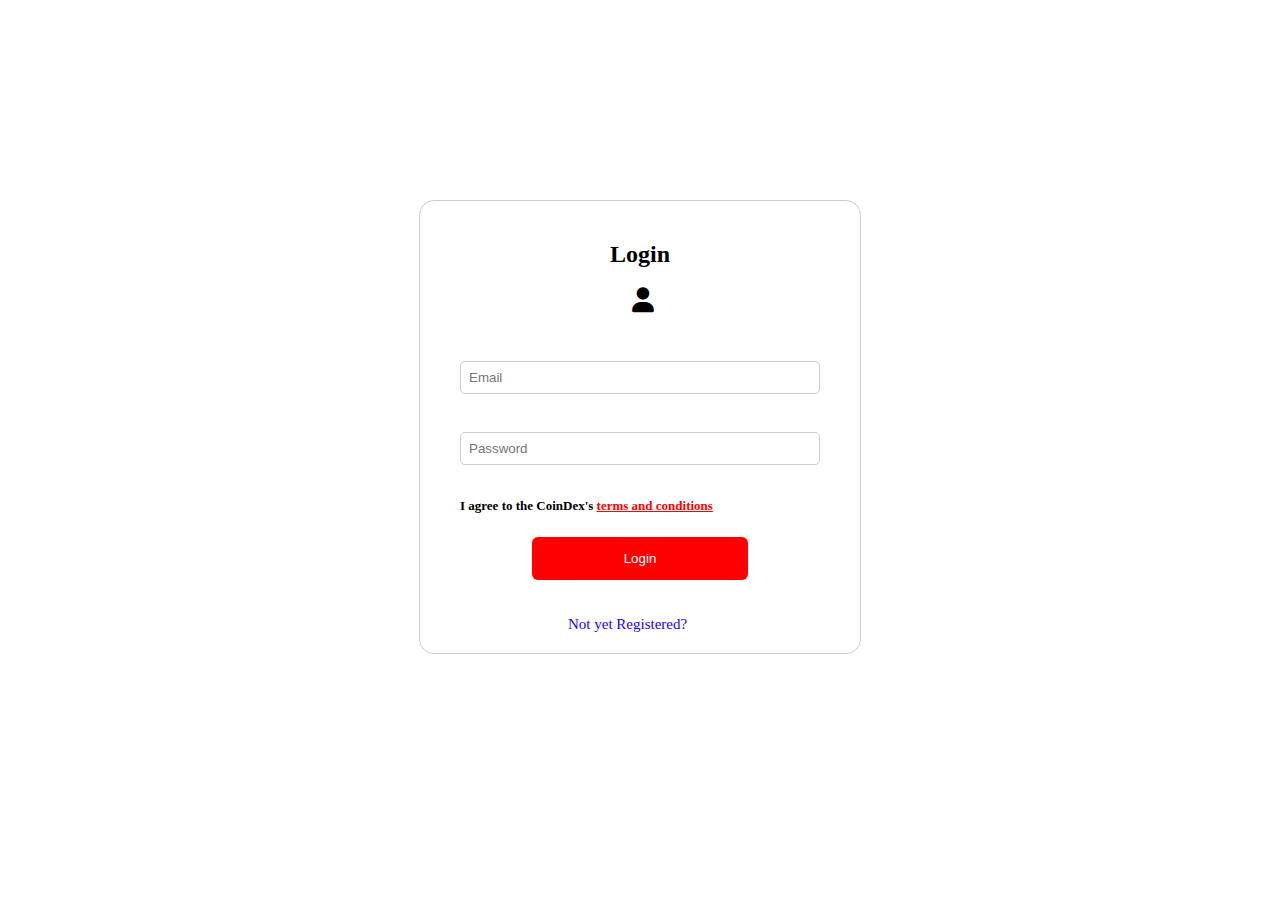
<file: index.html>
<!DOCTYPE html>
<html lang="en">
<head>
    <meta charset="UTF-8">
    <meta http-equiv="X-UA-Compatible" content="IE=edge">
    <meta name="viewport" content="width=device-width, initial-scale=1.0">
    <link href="https://fonts.googleapis.com/css2?family=Poppins:wght@300;400;500;600&display=swap" rel="stylesheet">
    <link rel="stylesheet" href="https://cdnjs.cloudflare.com/ajax/libs/font-awesome/6.2.0/css/all.min.css">
    <link rel="icon" href="https://img.icons8.com/external-black-fill-lafs/64/null/external-Bitcoin-cryptocurrency-black-fill-lafs.png">
    <link rel="stylesheet" href="./style2.css">
    <title>Login</title>
</head>
<body>
    <div>
        <h2 style="text-align: center;">Login</h2>
        <i class="fa fa-user icon" style="width: 30px; height:30px; font-size: 25px; margin-left: 48%;"></i>
        <form id="login-form">
            <label for="email"></label><br>
            <input type="email" id="email" name="email" placeholder="Email"><br>
            <label for="password"></label><br>
            <input type="password" id="password" name="password" placeholder="Password"><br><br>
            <label for="terms-and-conditions" style="font-size: 13px">I agree to the CoinDex's <u style="color:red; cursor:pointer" onclick="openTerms()"> terms and conditions</u></label><br>
            <button type="submit">Login</button>
          </form>
         <a href="signup.html">Not yet Registered?</a></span>
          </div>
    <script>
        function login() {
  var email = document.getElementById("email").value;
  var password = document.getElementById("password").value;
  // var terms = document.getElementById("terms-and-conditions").checked;
  
  if (!email) {
  alert("Please enter your email.");
  } else if (!password) {
  alert("Please enter your password.");
  } else {
  fetch("https://6350def1dfe45bbd55b0519a.mockapi.io/CoinDex")
  .then(function(response) {
  return response.json();
  })
  .then(function(users) {
  var emailExists = false;
  var correctPassword = false;
  
      for (var i = 0; i < users.length; i++) {
        if (users[i].email == email) {
          emailExists = true;
          if (users[i].password == password) {
            correctPassword = true;
            break;
          }
        }
      }
  
      if (!emailExists) {
        alert("Email not registered.");
      } else if (!correctPassword) {
        alert("Incorrect password.");
      } else {
        // alert("Successfully logged in!");
        window.location.href = "home.html";
      }
    });
  }
  }
  
  document.getElementById("login-form").addEventListener("submit", function(e) {
  e.preventDefault();
  login();
  });



  function openTerms() {
    window.open("terms.pdf");
  }
    </script>
</body>
</html>
</file>
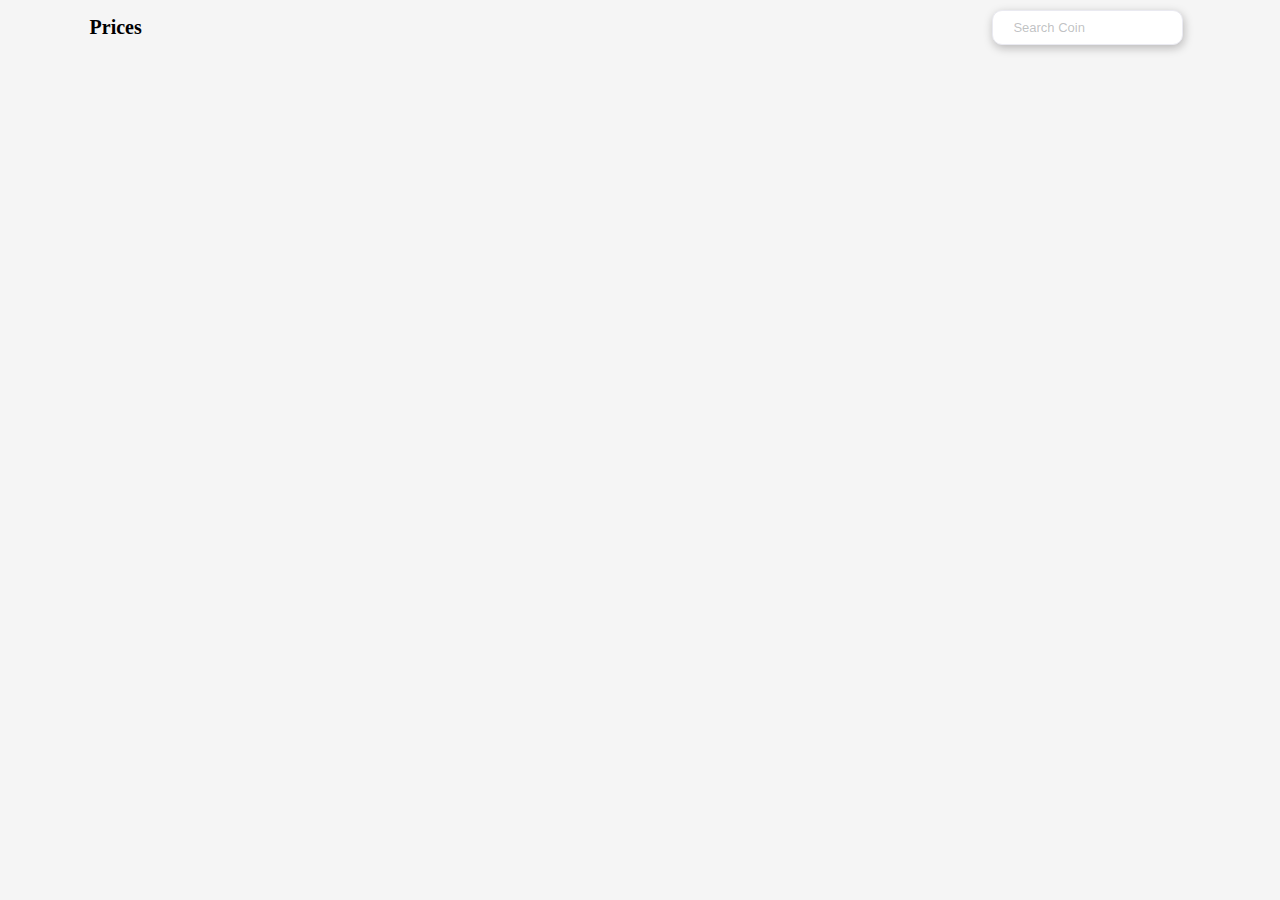
<file: coins.html>
<!DOCTYPE html>
<html lang="en">
<head>
    <meta charset="UTF-8">
    <meta http-equiv="X-UA-Compatible" content="IE=edge">
    <meta name="viewport" content="width=device-width, initial-scale=1.0">
    <title>All Coins</title>
    <link rel="stylesheet" href="https://cdn.jsdelivr.net/npm/bootstrap@4.6.2/dist/css/bootstrap.min.css" integrity="sha384-xOolHFLEh07PJGoPkLv1IbcEPTNtaed2xpHsD9ESMhqIYd0nLMwNLD69Npy4HI+N" crossorigin="anonymous">

<!-- font awesome -->
<link rel="stylesheet" href="https://cdnjs.cloudflare.com/ajax/libs/font-awesome/6.2.0/css/all.min.css">
<link rel="icon" href="https://img.icons8.com/external-black-fill-lafs/64/null/external-Bitcoin-cryptocurrency-black-fill-lafs.png">
<link rel="stylesheet" href="./coins.css">
</head>
<body>
<header>
    <h1> Prices</h1>
         <div>
        <input type="text" style="font-size:13px; margin-left:40px;" class="inp" placeholder="Search Coin" id="search">
        </div>
    </header>
    <div class="container">
        <div class="d-flex flex-wrap justify-content-around align-items-center"></div>
            <div class="row justify-content-around ml-3"></div>
    </div>
    <script src="./coins.js"></script>
</body>
</html>
</file>
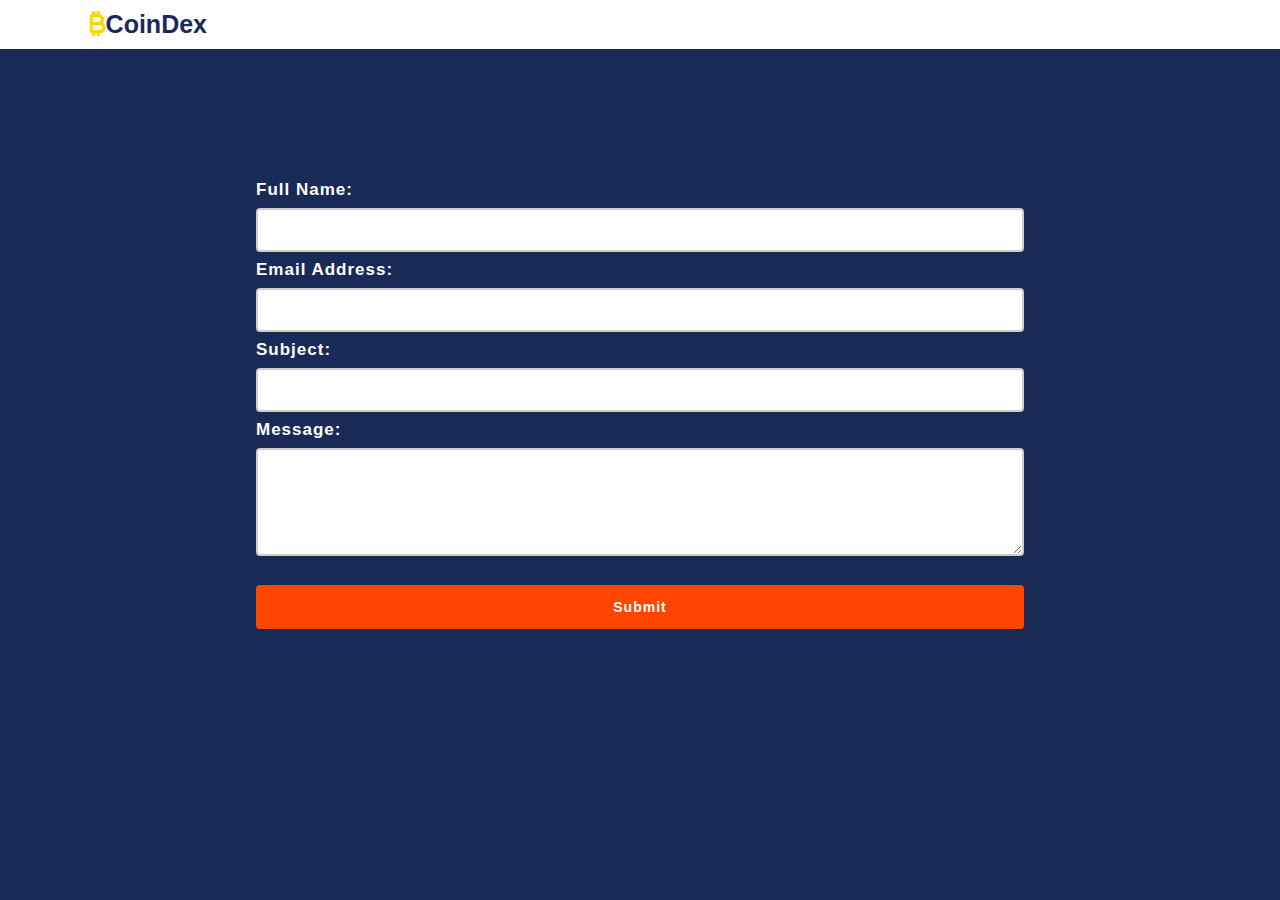
<file: contactus.html>
<!DOCTYPE html>
<html lang="en">
<head>
    <meta charset="UTF-8">
    <meta http-equiv="X-UA-Compatible" content="IE=edge">
    <meta name="viewport" content="width=device-width, initial-scale=1.0">
    <!-- <link href="https://cdn.jsdelivr.net/npm/bootstrap@5.1.3/dist/css/bootstrap.min.css" rel="stylesheet" integrity="sha384-1BmE4kWBq78iYhFldvKuhfTAU6auU8tT94WrHftjDbrCEXSU1oBoqyl2QvZ6jIW3" crossorigin="anonymous"> -->
    <!-- font awesome -->
    <link rel="stylesheet" href="https://cdnjs.cloudflare.com/ajax/libs/font-awesome/6.2.0/css/all.min.css">
    <link rel="stylesheet" href="./contactus.css">
    <title>Document</title>
</head>
<body>
    <header>
        <a href="./Home.html" class="logo"><i class="fas fa-bitcoin-sign"></i>CoinDex</a>
        </header>
    <form>
        <label for="fullName">Full Name:</label><br>
        <input type="text" id="fullName" name="fullName"><br>
        <label for="emailAddress">Email Address:</label><br>
        <input type="text" id="emailAddress" name="emailAddress"><br>
        <label for="subject">Subject:</label><br>
        <input type="text" id="subject" name="subject"><br>
        <label for="message">Message:</label><br>
        <textarea id="message" name="message" rows="5" cols="30"></textarea><br><br>
        <input type="button" onclick="checkForm()" value="Submit">
      </form>
<!--   <div id="popup" style="display:none; position:fixed; top:50%; left:50%; transform:translate(-50%, -50%); background-color: white; width:500px; height:400px; padding:20px; text-align:center; border-radius: 10px;"><br><br><br><br><br><br>
    <i class="fa fa-check-circle" style="font-size:48px;color: var(--green)"></i><br>
    <h1 style="font-size: 35px; color:var(--green);">Thank you for contacting us!</h1><br><br>
    <p style="font-size: 25px; color:var(--black);">We will reach out to you soon.</p>
  </div> -->
    
    <div id="popup" style="display:none; position:fixed; top:50%; left:50%; transform:translate(-50%, -50%); background-color: white; width:90%; max-width:500px; height:400px; padding:20px; text-align:center; border-radius: 10px;"><br><br><br><br><br><br>
  <i class="fa fa-check-circle" style="font-size:48px;color: var(--green)"></i><br>
  <h1 style="font-size: 35px; color:var(--green);">Thank you for contacting us!</h1><br><br>
  <p style="font-size: 25px; color:var(--black);">We will reach out to you soon.</p>
</div>
  
  <script>
  function checkForm() {
    var fullName = document.getElementById("fullName").value;
    var emailAddress = document.getElementById("emailAddress").value;
    var subject = document.getElementById("subject").value;
    var message = document.getElementById("message").value;
  
    if (fullName == "" || emailAddress == "" || subject == "" || message == "") {
      alert("Please fill in all fields before submitting the form.");
    } else {
      // Show thank you message in a popup box
      document.getElementById("popup").style.display = "block";
      setTimeout(function() {
            location.reload();
          }, 4000);
    }
  }
  </script>



</body>
</html>
</file>
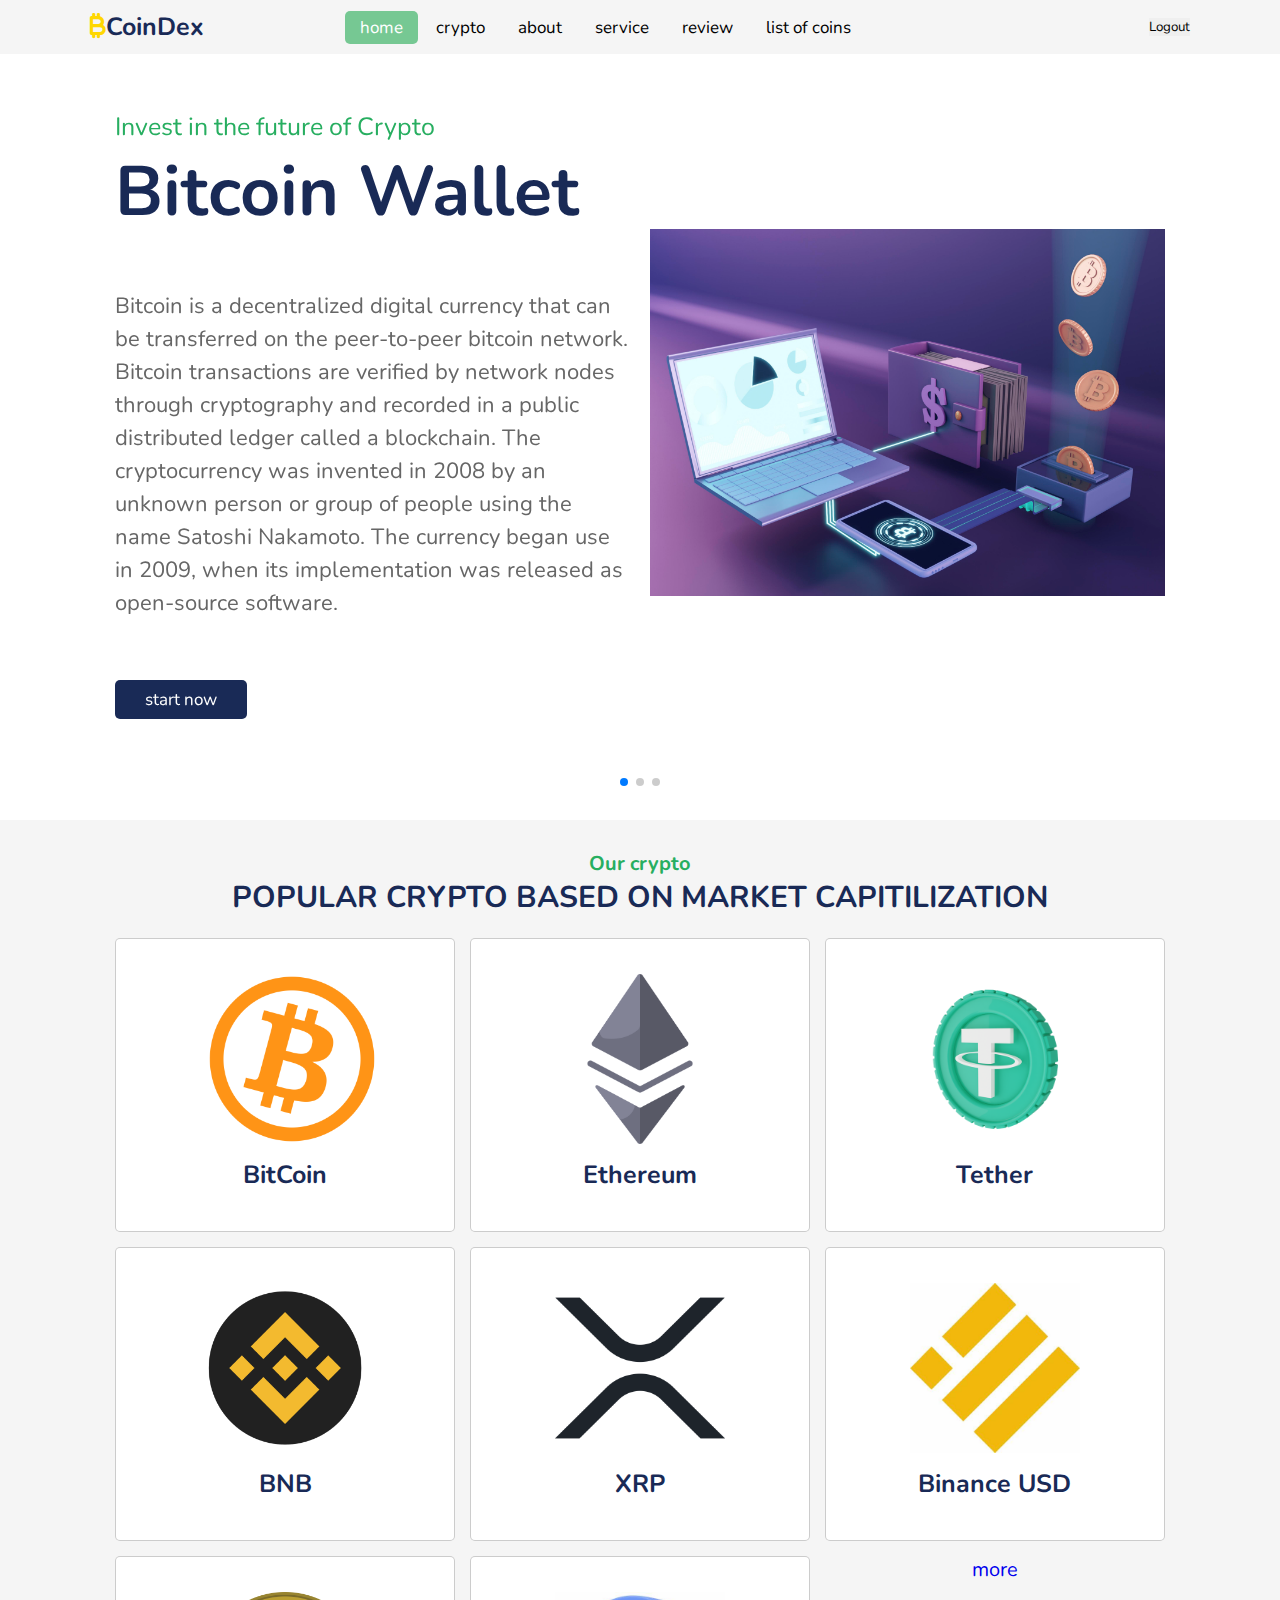
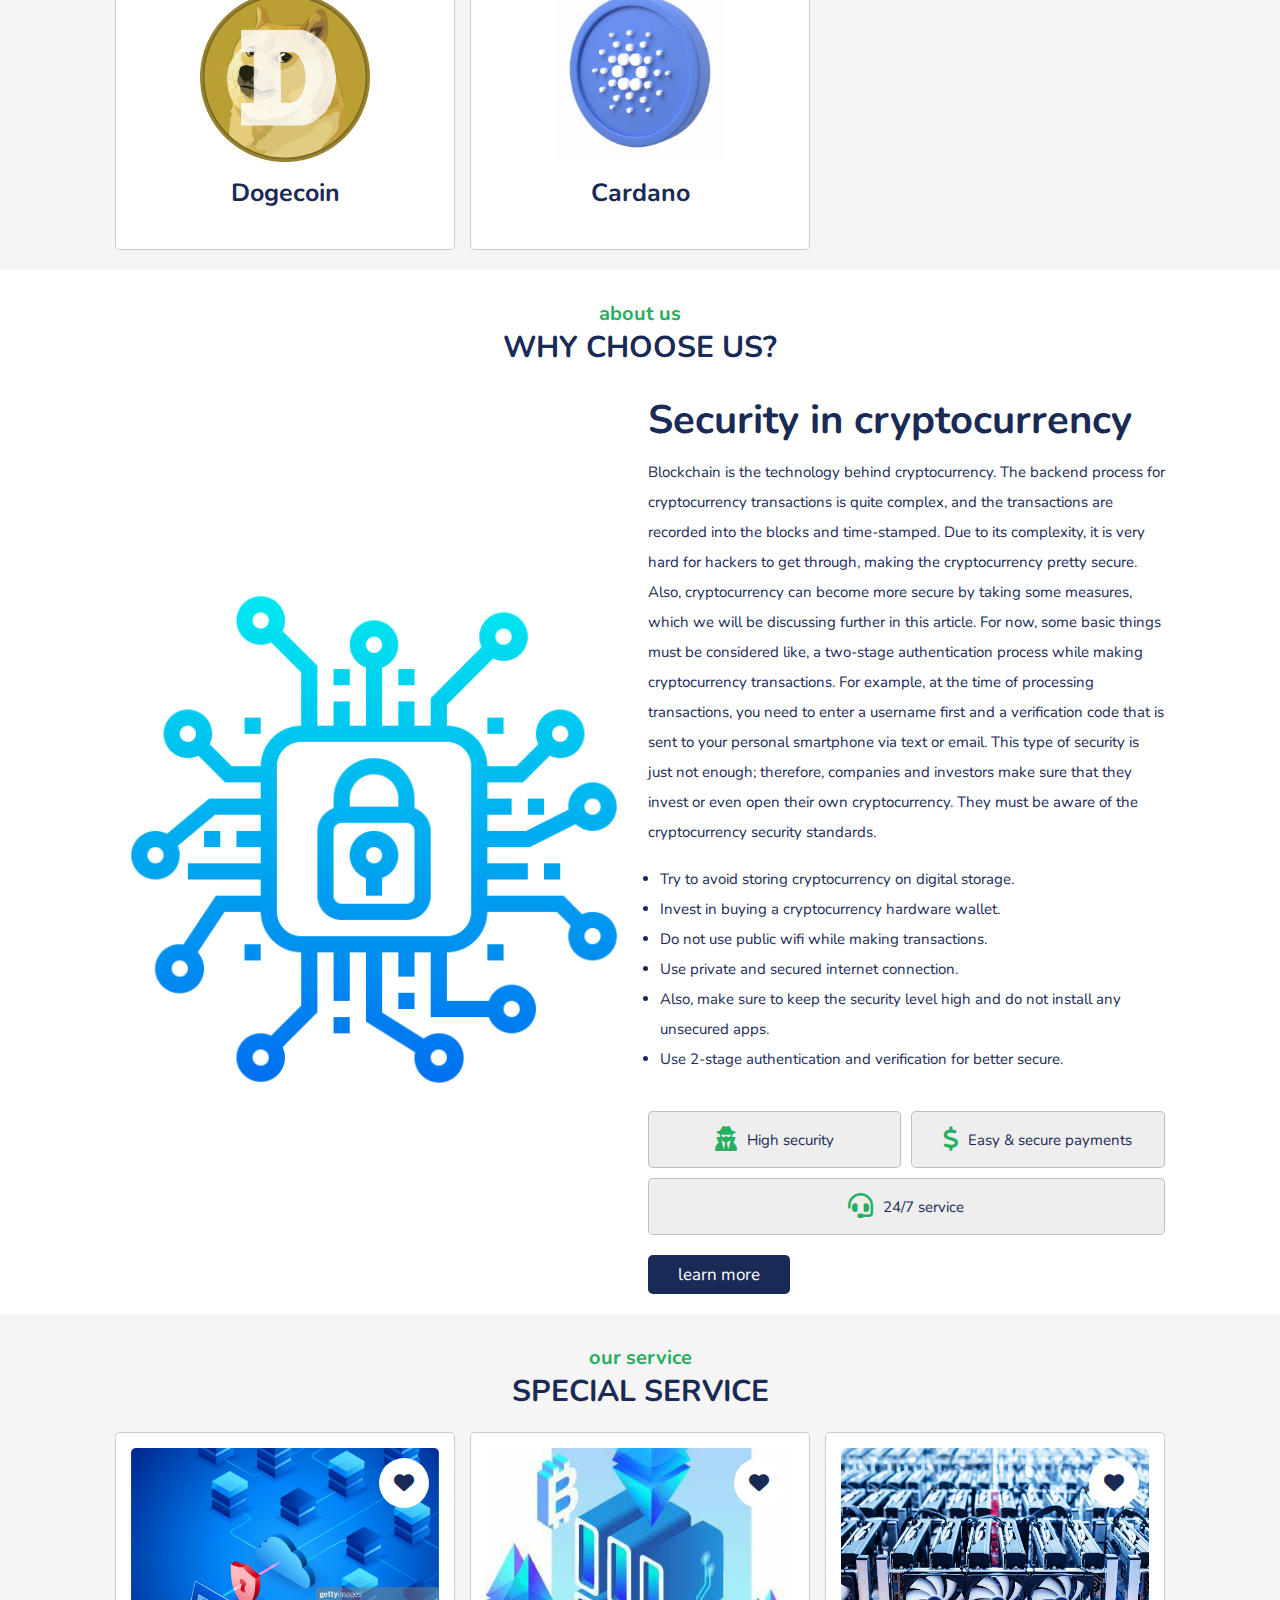
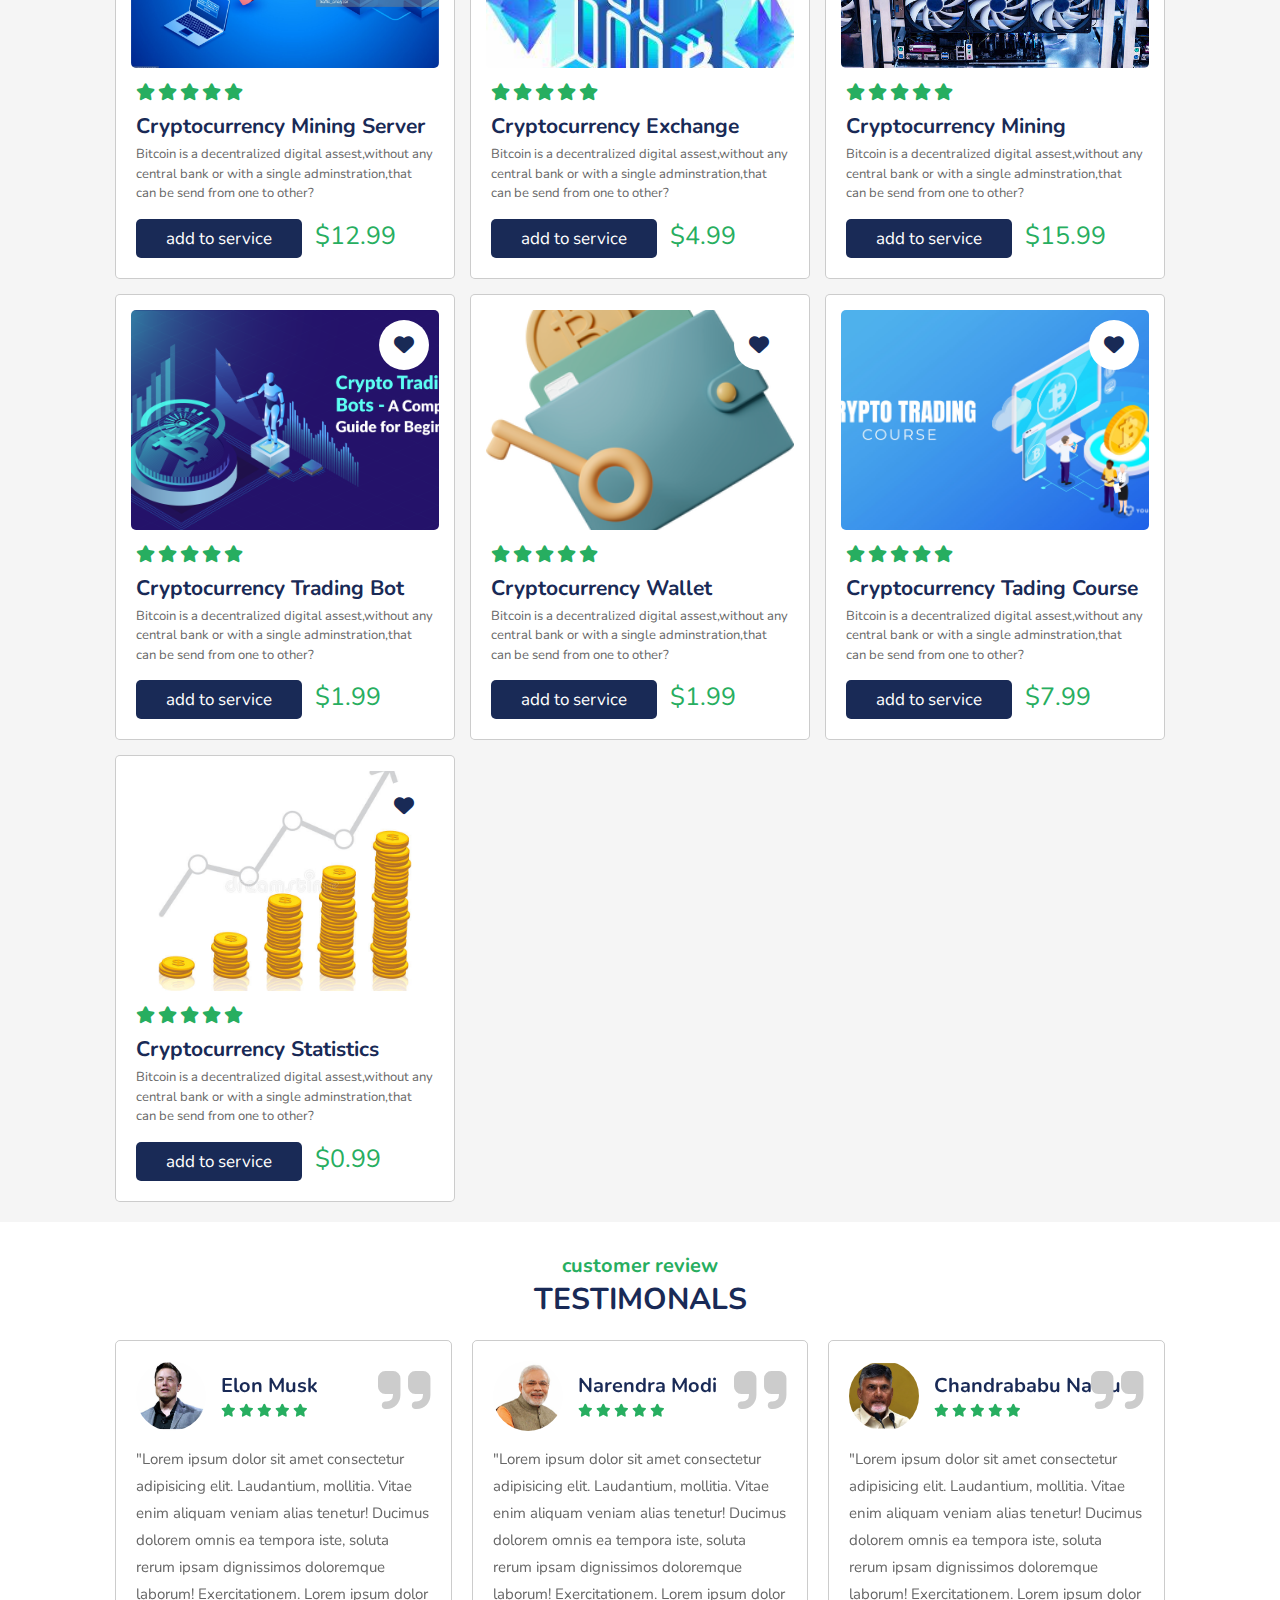
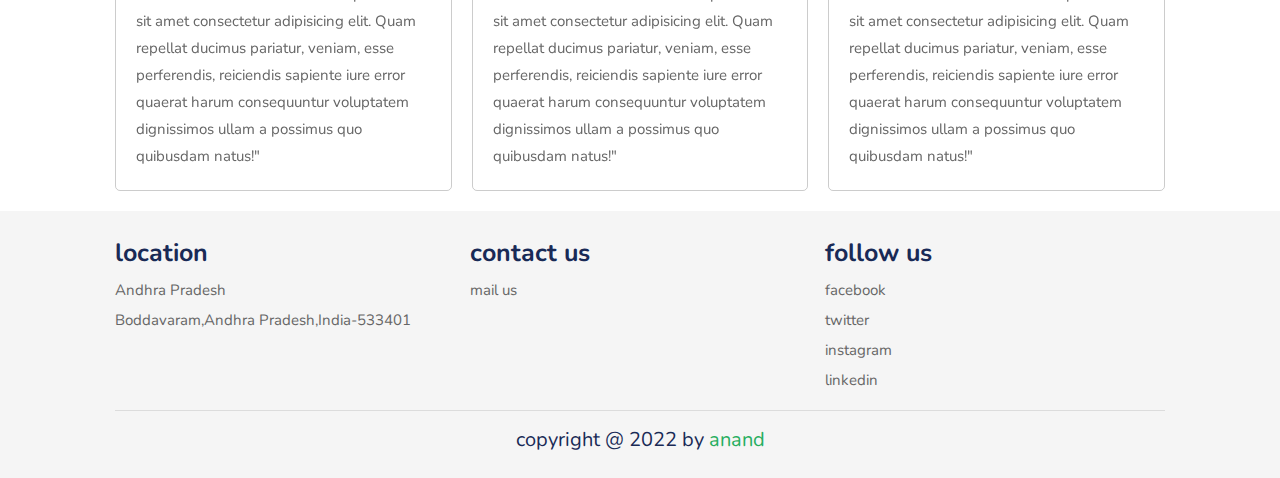
<file: home.html>
<!DOCTYPE html>
<html lang="en">
<head>
    <meta charset="UTF-8">
    <meta http-equiv="X-UA-Compatible" content="IE=edge">
    <meta name="viewport" content="width=device-width, initial-scale=1.0">
    <title>CoinDex</title>
    <!-- CSS only -->
<!--<link href="https://cdn.jsdelivr.net/npm/bootstrap@5.2.2/dist/css/bootstrap.min.css" rel="stylesheet" integrity="sha384-Zenh87qX5JnK2Jl0vWa8Ck2rdkQ2Bzep5IDxbcnCeuOxjzrPF/et3URy9Bv1WTRi" crossorigin="anonymous">-->
<!-- Link Swiper's CSS -->
<link rel="stylesheet" href="https://cdn.jsdelivr.net/npm/swiper@8/swiper-bundle.min.css" />

<!-- font awesome -->
<link rel="stylesheet" href="https://cdnjs.cloudflare.com/ajax/libs/font-awesome/6.2.0/css/all.min.css">

<link rel="stylesheet" href="./style.css">
   

</head>
<body>

    <header>
        <a href="#" class="logo"><i class="fas fa-bitcoin-sign"></i>CoinDex</a>

        <nav class="navbar">
            <a class="active" href="#home">home</a>
            <a href="#crypto">crypto</a>
            <a href="#about">about</a>
            <a href="#service">service</a>
            <a href="#review">review</a>
<!--             <a href="./login.html">login</a> -->
            <a href="./listofcoins.html">list of coins</a>
        </nav>
            
       <div class="icons">
            <i class="fas fa-bars" id="menu-bars"></i>
        </div>
        <button style="cursor: pointer" onclick="logout()">Logout</button>
</header>


<!--home section-->

<section class="home" id="home">
    <div class="swiper mySwiper home-slider">
        <div class="swiper-wrapper wrapper">
            <div class="swiper-slide slide">
                <div class="content">
                    <span>Invest in the future of Crypto</span>
                    <h3>Bitcoin Wallet</h3>
                    <p>Bitcoin is a decentralized digital currency that can be transferred on the peer-to-peer bitcoin network. Bitcoin transactions are verified by network nodes through cryptography and recorded in a public distributed ledger called a blockchain. The cryptocurrency was invented in 2008 by an unknown person or group of people using the name Satoshi Nakamoto. The currency began use in 2009, when its implementation was released as open-source software.</p>
                    <a href="./coins.html" class="btn">start now</a>
                </div>
                <div class="img">
                    <img src="./img/3d-cryptocurrency-rendering-design.jpg" alt="">

                </div>

            </div>

            <div class="swiper-slide slide">
                <div class="content">
                    <span>we offer you</span>
                    <h3>Cryptocurrency Mining</h3>
                    <p>Bitcoin is a decentralized digital currency that can be transferred on the peer-to-peer bitcoin network. Bitcoin transactions are verified by network nodes through cryptography and recorded in a public distributed ledger called a blockchain. The cryptocurrency was invented in 2008 by an unknown person or group of people using the name Satoshi Nakamoto. The currency began use in 2009, when its implementation was released as open-source software.</p>
                </div>
                <div class="img">
                     <img src="./img/bitcoin mining.png" alt="">

                </div>

            </div>

            <div class="swiper-slide slide">
                <div class="content">
                    <span>Are you exited to invest in crypto then hurry up!</span>
                    <h3>Cryptocurrency Analystic</h3>
                    <p>Bitcoin is a decentralized digital currency that can be transferred on the peer-to-peer bitcoin network. Bitcoin transactions are verified by network nodes through cryptography and recorded in a public distributed ledger called a blockchain. The cryptocurrency was invented in 2008 by an unknown person or group of people using the name Satoshi Nakamoto. The currency began use in 2009, when its implementation was released as open-source software.</p>
             
                </div>
                <div class="img">
                     <img src="./img/Flat vector illustration of stock trader working on computer.jpg" alt="">

                </div>

            </div>

        </div>

        <div class="swiper-pagination"></div>

    </div>

</section>

<!--crypto section-->

<section class="crypto" id="crypto">
    <h3 class="sub-heading">Our crypto</h3>
    <h3 class="heading">popular crypto based on market capitilization</h3>
    <div class="box-container">

        <div class="box">
            <div class="btns">
            <a class="far fa-star" onClick="star(this)"></a>
            <img src="./img/Bitcoin.png" alt="">
            <h3>BitCoin</h3><br>
        </div>
        </div>

        <div class="box">
            <a class="far fa-star" onClick="star(this)"></a>
            <img src="./img/ethereum.png" alt="">
            <h3>Ethereum</h3><br>
            </div>

        <div class="box">
            <a class="far fa-star" onClick="star(this)"></a>
            <img src="./img/tether-3443549-2879645.webp" alt="">
            <h3>Tether</h3><br>

        </div>

        <div class="box">
            <a class="far fa-star" onClick="star(this)"></a>
            <img src="./img/Logo Binance Coin BNB.png" alt="">
            <h3>BNB</h3><br>
            </div>

        <div class="box">
            <a class="far fa-star" onClick="star(this)"></a>
            <img src="./img/xrp-xrp-logo-1.png" alt="">
            <h3>XRP</h3><br>
        </div>

        <div class="box">
            <a class="far fa-star" onClick="star(this)"></a>
            <img src="./img/binance usd.jpeg" alt="">
            <h3>Binance USD</h3><br>

        </div>

        <div class="box">
            <a class="far fa-star" onClick="star(this)"></a>
            <img src="./img/DogeCoin_logo_dog.png" alt="">
            <h3>Dogecoin</h3><br>
        </div>

        <div class="box">
            <a class="far fa-star" onClick="star(this)"></a>
            <img src="./img/cardano.jpeg" alt="">
            <h3>Cardano</h3><br>
        </div>

    <a style="font-size: 20px; line-spacing:9px; text-align:center;" href="./coins.html">more</a>
    </div>
</section>


<!--about section -->

<section class="about" id="about">
    <h3 class="sub-heading">about us</h3>
    <h3 class="heading">why choose us?</h3>

    <div class="row">
        <div class="img">
            <img src="./img/cyber-security.png" alt="">

        </div>

        <div class="content">
            <h3>Security in cryptocurrency</h3>
            <p>Blockchain is the technology behind cryptocurrency. The backend process for cryptocurrency transactions is quite complex, and the transactions are recorded into the blocks and time-stamped. Due to its complexity, it is very hard for hackers to get through, making the cryptocurrency pretty secure. 

                Also, cryptocurrency can become more secure by taking some measures, which we will be discussing further in this article. For now, some basic things must be considered like, a two-stage authentication process while making cryptocurrency transactions. For example, at the time of processing transactions, you need to enter a username first and a verification code that is sent to your personal smartphone via text or email. 
                
                This type of security is just not enough; therefore, companies and investors make sure that they invest or even open their own cryptocurrency. They must be aware of the cryptocurrency security standards. 
               <ol>
                    <li type="disc">Try to avoid storing cryptocurrency on digital storage.</li>
                    <li type="disc"> Invest in buying a cryptocurrency hardware wallet.</li>
                    <li type="disc">  Do not use public wifi while making transactions.</li>
                        <li type="disc">  Use private and secured internet connection.</li>
                            <li type="disc">   Also, make sure to keep the security level high and do not install any unsecured apps.</li>
                                <li type="disc">   Use 2-stage authentication and verification for better secure.</li></ol></p>
                <div class="icons-container">
                    <div class="icons">
                        <i class="fas fa-user-secret"></i>
                        <span>High security</span>

                    </div>

                    <div class="icons">
                        <i class="fas fa-dollar-sign"></i>
                        <span>Easy & secure payments</span>

                    </div>

                    <div class="icons">
                        <i class="fas fa-headset"></i>
                        <span>24/7 service</span>

                    </div>

                </div>

                <a href="security.html" class="btn">learn more</a>

        </div>

    </div>

</section>

<!--service setion-->

<section class="service" id="service">
    <h3 class="sub-heading">our service</h3>
    <h3 class="heading">Special service</h3>

    <div class="box-container">

        <div class="box">
            <div class="img">
                <img src="./img/crypto mining server.jpg" alt="">
                <a class="fas fa-heart" onClick="star(this)"></a>

            </div>

            <div class="content">
                <div class="stars">
                    <i class="fas fa-star" onClick="star(this)"></i>
                    <i class="fas fa-star" onClick="star(this)"></i>
                    <i class="fas fa-star" onClick="star(this)"></i>
                    <i class="fas fa-star" onClick="star(this)"></i>
                    <i class="fas fa-star" onClick="star(this)"></i>

                </div>

                <h3>Cryptocurrency Mining Server</h3>
                <p>Bitcoin is a decentralized digital assest,without any central bank or with a single adminstration,that can be send from one to other?</p>
                <a href="" class="btn">add to service</a>
                <span class="price">$12.99</span>

            </div>

        </div>

        <div class="box">
            <div class="img">
                <img src="./img/cryptocurrency exchange.jpeg" alt="">
                <a class="fas fa-heart" onClick="star(this)"></a>

            </div>

            <div class="content">
                <div class="stars">
                    <i class="fas fa-star" onClick="star(this)"></i>
                    <i class="fas fa-star" onClick="star(this)"></i>
                    <i class="fas fa-star" onClick="star(this)"></i>
                    <i class="fas fa-star" onClick="star(this)"></i>
                    <i class="fas fa-star" onClick="star(this)"></i>

                </div>

                <h3>Cryptocurrency Exchange</h3>
                <p>Bitcoin is a decentralized digital assest,without any central bank or with a single adminstration,that can be send from one to other?</p>
                <a href="" class="btn">add to service</a>
                <span class="price">$4.99</span>

            </div>

        </div>

        <div class="box">
            <div class="img">
                <img src="./img/crypto-mining1.jpg" alt="">
                <a class="fas fa-heart" onClick="star(this)"></a>

            </div>

            <div class="content">
                <div class="stars">
                    <i class="fas fa-star" onClick="star(this)"></i>
                    <i class="fas fa-star" onClick="star(this)"></i>
                    <i class="fas fa-star" onClick="star(this)"></i>
                    <i class="fas fa-star" onClick="star(this)"></i>
                    <i class="fas fa-star" onClick="star(this)"></i>

                </div>

                <h3>Cryptocurrency Mining</h3>
                <p>Bitcoin is a decentralized digital assest,without any central bank or with a single adminstration,that can be send from one to other?</p>
                <a href="" class="btn">add to service</a>
                <span class="price">$15.99</span>

            </div>

        </div>

        <div class="box">
            <div class="img">
                <img src="./img/crypto trading bot.png" alt="">
                <a class="fas fa-heart" onClick="star(this)"></a>

            </div>

            <div class="content">
                <div class="stars">
                    <i class="fas fa-star" onClick="star(this)"></i>
                    <i class="fas fa-star" onClick="star(this)"></i>
                    <i class="fas fa-star" onClick="star(this)"></i>
                    <i class="fas fa-star" onClick="star(this)"></i>
                    <i class="fas fa-star" onClick="star(this)"></i>

                </div>

                <h3>Cryptocurrency Trading Bot</h3>
                <p>Bitcoin is a decentralized digital assest,without any central bank or with a single adminstration,that can be send from one to other?</p>
                <a href="" class="btn">add to service</a>
                <span class="price">$1.99</span>

            </div>

        </div>

        <div class="box">
            <div class="img">
                <img src="./img/crypto wallet.png" alt="">
                <a class="fas fa-heart" onClick="star(this)"></a>

            </div>

            <div class="content">
                <div class="stars">
                    <i class="fas fa-star" onClick="star(this)"></i>
                    <i class="fas fa-star" onClick="star(this)"></i>
                    <i class="fas fa-star" onClick="star(this)"></i>
                    <i class="fas fa-star" onClick="star(this)"></i>
                    <i class="fas fa-star" onClick="star(this)"></i>

                </div>

                <h3>Cryptocurrency Wallet</h3>
                <p>Bitcoin is a decentralized digital assest,without any central bank or with a single adminstration,that can be send from one to other?</p>
                <a href="" class="btn">add to service</a>
                <span class="price">$1.99</span>

            </div>

        </div>

        <div class="box">
            <div class="img">
                <img src="./img/crypto-trading-course.jpg" alt="">
                <a class="fas fa-heart" onClick="star(this)"></a>

            </div>

            <div class="content">
                <div class="stars">
                    <i class="fas fa-star" onClick="star(this)"></i>
                    <i class="fas fa-star" onClick="star(this)"></i>
                    <i class="fas fa-star" onClick="star(this)"></i>
                    <i class="fas fa-star" onClick="star(this)"></i>
                    <i class="fas fa-star" onClick="star(this)"></i>

                </div>

                <h3>Cryptocurrency Tading Course</h3>
                <p>Bitcoin is a decentralized digital assest,without any central bank or with a single adminstration,that can be send from one to other?</p>
                <a href="" class="btn">add to service</a>
                <span class="price">$7.99</span>

            </div>

        </div>

        <div class="box">
            <div class="img">
                <img src="./img/crypto growth.jpg" alt="">
                <a class="fas fa-heart" onClick="star(this)"></a>

            </div>

            <div class="content">
                <div class="stars">
                    <i class="fas fa-star" onClick="star(this)"></i>
                    <i class="fas fa-star" onClick="star(this)"></i>
                    <i class="fas fa-star" onClick="star(this)"></i>
                    <i class="fas fa-star" onClick="star(this)"></i>
                    <i class="fas fa-star" onClick="star(this)"></i>

                </div>

                <h3>Cryptocurrency Statistics</h3>
                <p>Bitcoin is a decentralized digital assest,without any central bank or with a single adminstration,that can be send from one to other?</p>
                <a href="" class="btn">add to service</a>
                <span class="price">$0.99</span>

            </div>

        </div>
</div>

</section>

<!--review section-->

<section class="review" id="review">
    <h3 class="sub-heading">customer review</h3>
    <h3 class="heading">Testimonals</h3>

    <div class="swiper mySwiper review-slider">
        <div class="swiper-wrapper wrapper">

            <div class="swiper-slide slide">
                <i class="fas fa-quote-right"></i>
                <div class="user">
                <img src="./img/person-1.jpeg" alt="">
                <div class="user-info">
                    <h3>Elon Musk</h3>
                    <div class="stars">
                        <i class="fas fa-star" onClick="star(this)"></i>
                        <i class="fas fa-star" onClick="star(this)"></i>
                        <i class="fas fa-star" onClick="star(this)"></i>
                        <i class="fas fa-star" onClick="star(this)"></i>
                        <i class="fas fa-star" onClick="star(this)"></i>

                    </div>
                </div>

            </div>

            <p>"Lorem ipsum dolor sit amet consectetur adipisicing elit. Laudantium, mollitia. Vitae enim aliquam veniam alias tenetur! Ducimus dolorem omnis ea tempora iste, soluta rerum ipsam dignissimos doloremque laborum! Exercitationem. Lorem ipsum dolor sit amet consectetur adipisicing elit. Quam repellat ducimus pariatur, veniam, esse perferendis, reiciendis sapiente iure error quaerat harum consequuntur voluptatem dignissimos ullam a possimus quo quibusdam natus!"</p>

        </div>
      
        <div class="swiper-slide slide">
            <i class="fas fa-quote-right"></i>
            <div class="user">
            <img src="./img/person-2.jpeg" alt="">
            <div class="user-info">
                <h3>Narendra Modi</h3>
                <div class="stars">
                   <i class="fas fa-star" onClick="star(this)"></i>
                        <i class="fas fa-star" onClick="star(this)"></i>
                        <i class="fas fa-star" onClick="star(this)"></i>
                        <i class="fas fa-star" onClick="star(this)"></i>
                        <i class="fas fa-star" onClick="star(this)"></i>

                </div>
            </div>

        </div>

        <p>"Lorem ipsum dolor sit amet consectetur adipisicing elit. Laudantium, mollitia. Vitae enim aliquam veniam alias tenetur! Ducimus dolorem omnis ea tempora iste, soluta rerum ipsam dignissimos doloremque laborum! Exercitationem. Lorem ipsum dolor sit amet consectetur adipisicing elit. Quam repellat ducimus pariatur, veniam, esse perferendis, reiciendis sapiente iure error quaerat harum consequuntur voluptatem dignissimos ullam a possimus quo quibusdam natus!"</p>

    </div>


    <div class="swiper-slide slide">
        <i class="fas fa-quote-right"></i>
        <div class="user">
        <img src="./img/person-3.png" alt="">
        <div class="user-info">
            <h3>Chandrababu Naidu</h3>
            <div class="stars">
              <i class="fas fa-star" onClick="star(this)"></i>
                        <i class="fas fa-star" onClick="star(this)"></i>
                        <i class="fas fa-star" onClick="star(this)"></i>
                        <i class="fas fa-star" onClick="star(this)"></i>
                        <i class="fas fa-star" onClick="star(this)"></i>

            </div>
        </div>

    </div>

    <p>"Lorem ipsum dolor sit amet consectetur adipisicing elit. Laudantium, mollitia. Vitae enim aliquam veniam alias tenetur! Ducimus dolorem omnis ea tempora iste, soluta rerum ipsam dignissimos doloremque laborum! Exercitationem. Lorem ipsum dolor sit amet consectetur adipisicing elit. Quam repellat ducimus pariatur, veniam, esse perferendis, reiciendis sapiente iure error quaerat harum consequuntur voluptatem dignissimos ullam a possimus quo quibusdam natus!"</p>
</div>
</div>
</div>
</section>

<!--footer section-->

<section class="footer">
    <div class="box-container">
         <div class="box">
            <h3>location</h3>
            <a href="https://www.google.co.in/maps/place/Andhra+Pradesh/@15.8838841,78.5166772,7z/data=!3m1!4b1!4m5!3m4!1s0x3a3546f8ae93d47f:0x33d1bbbe95adcd83!8m2!3d15.9128998!4d79.7399875/" target="_blank" rel="noopner noreferrer">Andhra Pradesh</a>
            <a href="https://www.google.com/maps/place/Boddavaram,+Andhra+Pradesh+533401/@17.4450253,82.5077584,15z/data=!4m5!3m4!1s0x3a39c1252e0c32e3:0x3a4a2915f85305eb!8m2!3d17.4472544!4d82.5084358/" target="_blank" rel="noopner noreferrer">Boddavaram,Andhra Pradesh,India-533401</a>
         </div>

         <div class="box">
            <h3>contact us</h3>
             <a href="./contactus.html">mail us</a>
         </div>

         <div class="box">
            <h3>follow us</h3>
            <a href="https://facebook.com/" target="_blank" rel="noopner noreferrer">facebook</a>
            <a href="https://twitter.com/" target="_blank" rel="noopner noreferrer">twitter</a>
            <a href="https://instagram.com/" target="_blank" rel="noopner noreferrer">instagram</a>
            <a href="https://linkedin.com/" target="_blank" rel="noopner noreferrer">linkedin</a>

         </div>
        </div>
        <div class="credit">copyright @ 2022 by <span>anand</span></div>
</section>

<!-- Swiper JS -->
  <script src="https://ajax.googleapis.com/ajax/libs/jquery/2.1.1/jquery.min.js"></script>
  <script src="https://cdn.jsdelivr.net/npm/swiper@8/swiper-bundle.min.js"></script>

    <script src="./script.js"></script>
</body>
</html>
</file>
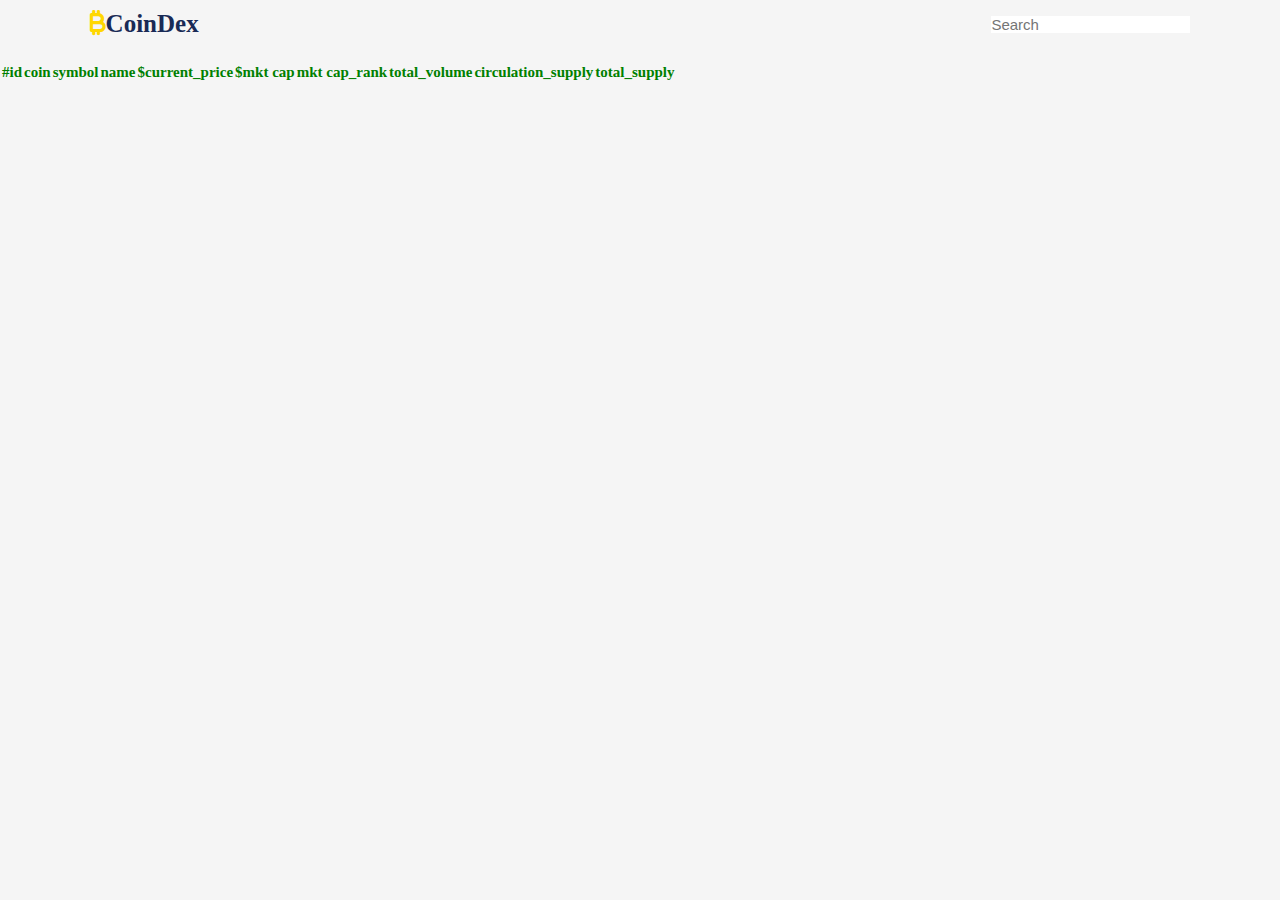
<file: listofcoins.html>
<!DOCTYPE html>
<html lang="en">
<head>
    <meta charset="UTF-8">
    <meta http-equiv="X-UA-Compatible" content="IE=edge">
    <meta name="viewport" content="width=device-width, initial-scale=1.0">
    <title>All Coins</title>
    <link rel="stylesheet" href="https://cdn.jsdelivr.net/npm/bootstrap@4.6.2/dist/css/bootstrap.min.css" integrity="sha384-xOolHFLEh07PJGoPkLv1IbcEPTNtaed2xpHsD9ESMhqIYd0nLMwNLD69Npy4HI+N" crossorigin="anonymous">
    <link rel="stylesheet" href="https://cdn.jsdelivr.net/npm/swiper@8/swiper-bundle.min.css" />

<!-- font awesome -->
<link rel="stylesheet" href="https://cdnjs.cloudflare.com/ajax/libs/font-awesome/6.2.0/css/all.min.css">
<!-- <link rel="stylesheet" href="./style.css"> -->
<style>
  @import url('https://fonts.googleapis.com/css2?family=Nunito:wght@200;300;400;600;700&display=swap');

:root{
    --green:#27ae60;
    --black:#192a56;
    --yellow:#ffd700;
}

*{
    margin: 0;
    padding: 0;
    box-sizing: border-box;
    text-decoration: none;
    outline: none;
    border: none;
    text-transform: captalize;
    transition: all .2s linear;
}

html{
    background: whitesmoke;
    font-size: 62.5%;
}

/*Header*/

header{
    position: fixed;
    top: 0;
    left: 0;
    right: 0;
    background: whitesmoke;
    padding: 1rem 7%;
    display: flex;
    align-items: center;
    justify-content: space-between;
    z-index: 1000;
    box-shadow: var(--box-shadow);
}
    
header a span{
  color:black;
  letter-spacing: 3px;
  font-family: none;
}    

section{
    margin-top:62px;
    font-size: 15px;
}
.btn{
    margin-top: 1rem;
    display: inline-block;
    font-size: 1.7rem;
    color: #fff;
    background: var(--black);
    border-radius: .5rem;
    cursor: pointer;
    padding: .8rem 3rem;
}

.btn:hover{
    background: var(--green);
    letter-spacing: .1rem;
}

header .logo{
    color: var(--black);
    font-size: 2.5rem;
    font-weight: bold;
}

header .logo i {
    color: var(--yellow)
}
th{
    color:green;
}
    
@media (max-width: 768px) {
.table {
width: 100%;
}
.table td {
font-size: 14px;
padding: 8px;
}
.userlist {
overflow-x: scroll;
}
}
    
</style>
</head>
<body>

  <header>
    <a href="./Home.html" class="logo"><i class="fas fa-bitcoin-sign"></i>CoinDex</a>
       <nav class="navbar">
        <a class="" href="#"></a>
        <form id="form" class="d-flex">
          <input id="search" class="form-control me-2" style="font-size:15px" type="search" placeholder="Search" aria-label="Search">
        </form>
      </nav>
    </header>
    <section>
     <div class="table">      
      <table class="table table-success table-striped table-hover text-center" class="list">
       <thead>
                  <tr>
                    <th>#id</th>
                    <th>coin</th>
                    <th>symbol</th>
                    <th>name</th>
                    <th>$current_price</th>
                    <th>$mkt cap</th>
                    <th>mkt cap_rank</th>
                    <th>total_volume</th>
                    <th>circulation_supply</th>
                    <th>total_supply</th>
                    </tr>
                </thead>
                <tbody class="userlist">
                    <tr>
                    </tr>
                </tbody>
              </table>
        
            <!-- pagination -->
              <nav aria-label="...">
                <ul id="paginationDiv" class="pagination pagination-lg justify-content-sm-end">
                </ul>
              </nav>
            </div>
          </div>
          <script src="./listofcoins.js"></script>
</body>
</html>
</file>
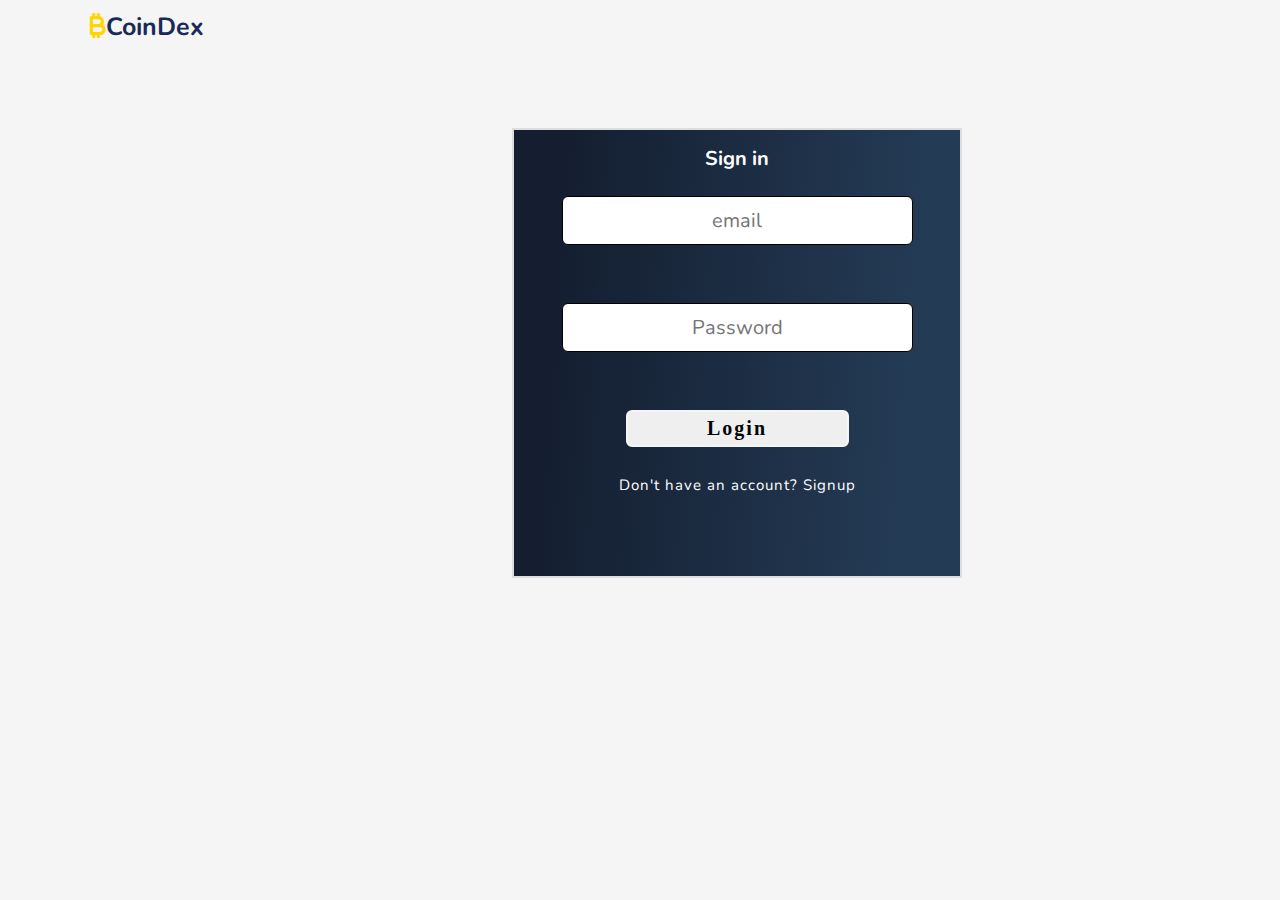
<file: login.html>
<!DOCTYPE html>
    <html lang="en">
    <head>
        <meta charset="UTF-8">
        <meta http-equiv="X-UA-Compatible" content="IE=edge">
        <meta name="viewport" content="width=device-width, initial-scale=1.0">
         <!-- CSS only -->
<!--<link href="https://cdn.jsdelivr.net/npm/bootstrap@5.2.2/dist/css/bootstrap.min.css" rel="stylesheet" integrity="sha384-Zenh87qX5JnK2Jl0vWa8Ck2rdkQ2Bzep5IDxbcnCeuOxjzrPF/et3URy9Bv1WTRi" crossorigin="anonymous">-->
<!-- Link Swiper's CSS -->
<link rel="stylesheet" href="https://cdn.jsdelivr.net/npm/swiper@8/swiper-bundle.min.css" />

<!-- font awesome -->
<link rel="stylesheet" href="https://cdnjs.cloudflare.com/ajax/libs/font-awesome/6.2.0/css/all.min.css">

<link rel="stylesheet" href="./style.css">
    </head>
    <body>
        <header>
            <a href="./index.html" class="logo"><i class="fas fa-bitcoin-sign"></i>CoinDex</a>
               <nav class="navbar">
                <a class="" href="#"></a>
            </nav>
            </header>
              <div class="container">
            <div class="login-page">
                <h2 style="text-align:center;">Sign in</h2><br>
                <input type="text" id="email" class="text-field" placeholder="email"><br><br><br>
            
                <input type="password" id="password"class="text-field" placeholder="Password" ><br><br>
                <div><br>
                <button id="login"onclick=page()>Login</button><br><br><br>
        
                <span>Don't have an account? <a href="./signup.html">Signup </a></span>
                </div>
                  </div>

        <!-- JavaScript -->
        <script src="./script.js"></script>
        <script src="./login.js"></script>
    </body>
</html>
</file>
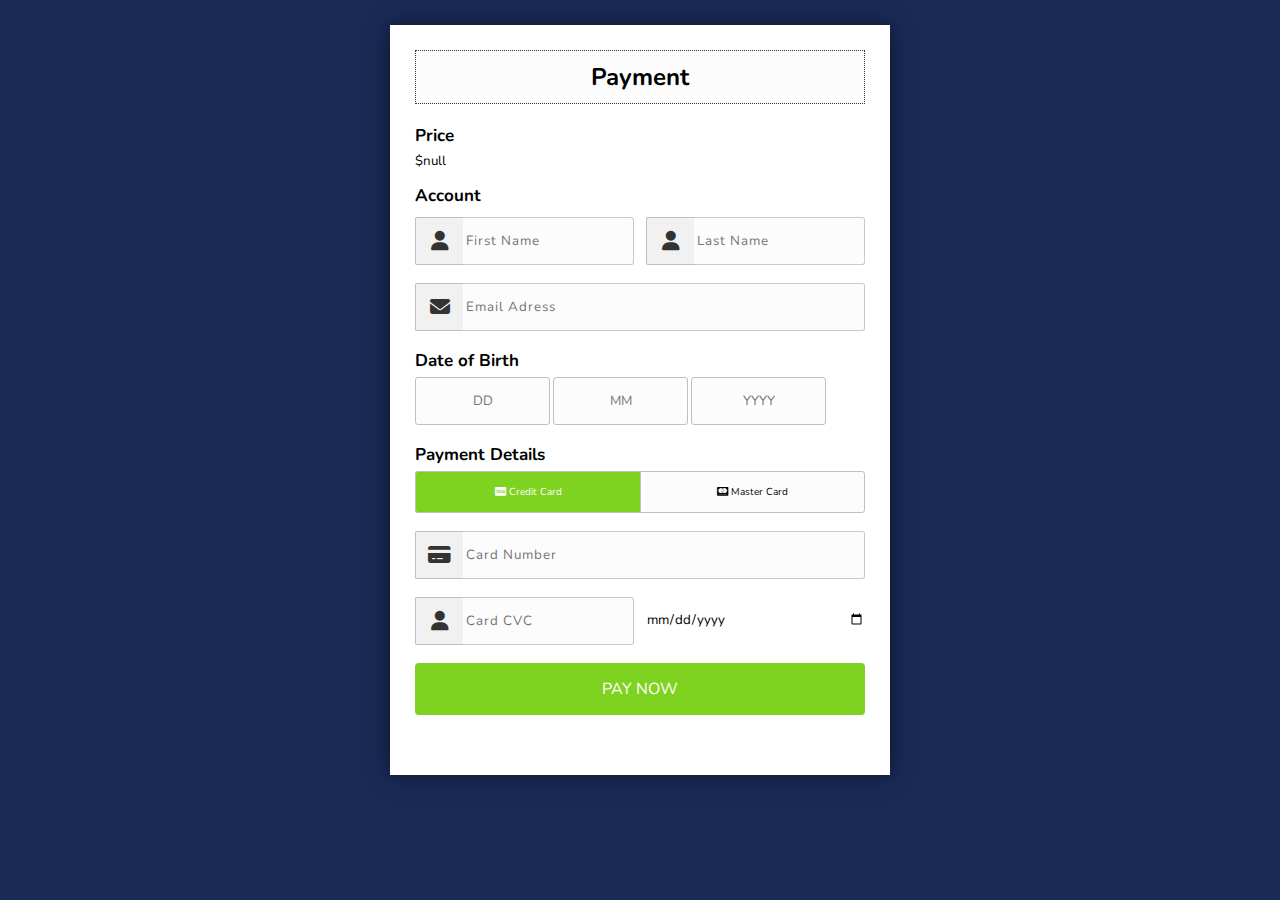
<file: payment.html>
<!DOCTYPE html>
<html lang="en">
<head>
    <meta charset="UTF-8">
    <meta name="viewport" content="width=device-width, initial-scale=1.0">
    <title>Payment Form</title>
    <!-- <link href="https://stackpath.bootstrapcdn.com/font-awesome/4.7.0/css/font-awesome.min.css" rel="stylesheet" -->
        <!-- integrity="sha384-wvfXpqpZZVQGK6TAh5PVlGOfQNHSoD2xbE+QkPxCAFlNEevoEH3Sl0sibVcOQVnN" crossorigin="anonymous"> -->
        <link rel="stylesheet" href="https://cdnjs.cloudflare.com/ajax/libs/font-awesome/6.2.0/css/all.min.css">
    <!-- <link rel="stylesheet" href="style.css"> -->
    <style>
         @import url('https://fonts.googleapis.com/css2?family=Nunito:wght@200;300;400;600;700&display=swap');
    :root{
    --green:#27ae60;
    --black:#192a56;
    --light-color:#666;
    --box-shadow: 0 .5rem 1.5 rgba(0,0,0,.1);
    }
    *{
    font-family: 'Nunito', sans-serif;
    margin: 0;
    padding: 0;
    box-sizing: border-box;
    text-decoration: none;
    outline: none;
    border: none;
    text-transform: captalize;
    transition: all .2s linear;
}
html{
    background: var(--black);
    font-size: 62.5%;
}

.payment-page{
  background-color: rgb(255, 255, 255);
  width: 500px;
  height: 750px;
  padding: 25px;
  margin: 25px auto 0;
   box-shadow: 0px 0px 20px rgba(0,0,0,0.5); 
}

/* responsive */
@media (max-width: 800px) { /* Apply different styles for viewports smaller than 800px */
  .payment-page {
    width: 90%; /* Make the payment page even wider on smaller screens */
  }
}
/*     End     */
 
 .payment-page h2{
  background-color: #fcfcfc;
  color: black;
  font-size: 24px;
  padding: 10px;
  margin-bottom: 20px;
  text-align: center;
  border: 1px dotted #333;
} 
h4{
  font-size: 17px;
  padding-bottom: 5px;
  color: black;
}
.input-group{
  margin-bottom: 8px;
  width: 100%;
  position: relative;
  display: flex;
  flex-direction: row;
  padding: 5px 0;
}
.input-box{
  width: 100%;
  margin-right: 12px;
  position: relative;
}
.input-box:last-child{
  margin-right: 0;
}
.name{
  padding: 14px 10px 14px 50px;
  width: 100%;
  background-color: #fcfcfc;
  border: 1px solid #00000033;
  outline: none;
  letter-spacing: 1px;
  transition: 0.3s;
  border-radius: 3px;
  color: #333;
}
.name:focus, .dob:focus{
  -webkit-box-shadow:0 0 2px 1px #7ed32180;
  -moz-box-shadow:0 0 2px 1px #7ed32180;
  box-shadow: 0 0 2px 1px #7ed32180;
  border: 1px solid #7ed321;
}
.input-box .icon{
  width: 48px;
  display: flex;
  justify-content: center;
  align-items: center;
  position: absolute;
  top: 0px;
  left: 0px;
  bottom: 0px;
  color: #333;
  background-color: #f1f1f1;
  border-radius: 2px 0 0 2px;
  transition: 0.3s;
  font-size: 20px;
  pointer-events: none;
  border: 1px solid #00000033;
  border-right: none;
}
.name:focus + .icon{
  background-color: #7ed321;
  color: #fff;
  border-right: 1px solid #7ed321;
  border: none;
  transition: 1s;
}
.dob{
  width: 30%;
  padding: 14px;
  text-align: center;
  background-color: #fcfcfc;
  transition: 0.3s;
  outline: none;
  border: 1px solid #c0bfbf;
  border-radius: 3px;
}
.radio{
  display: none;
}
.input-box label{
  width: 50%;
  padding: 13px;
  background-color: #fcfcfc;
  display: inline-block;
  float: left;
  text-align: center;
  border: 1px solid #c0bfbf;
}
.input-box label:first-of-type{
  border-top-left-radius: 3px;
  border-bottom-left-radius: 3px;
  border-right: none;
}
.input-box label:last-of-type{
  border-top-right-radius: 3px;
  border-bottom-right-radius: 3px;
}
.radio:checked + label{
  background-color: #7ed321;
  color: #fff;
  transition: 0.5s;
}
.date{
  width: 100%;
  height: 45px;
}
.input-box select:focus{
  background-color: #7ed321;
  color: #fff;
  text-align: center;
}
button{
  width: 100%;
  background: transparent;
  border: none;
  background: #7ed321;
  color: #fff;
  padding: 15px;
  border-radius: 4px;
  font-size: 16px;
  transition: all 0.35s ease;
}
button:hover{
  cursor: pointer;
  text-align: center;
  background: #5eb105;
} 

#popup-overlay {
    display: none;
    position: fixed;
    top: 0%;
    bottom: 0;
    left: 0%;
    right: 0%;
    background-color: rgba(0, 0, 0, 0.5);
    z-index: 10;
    }
    
    #popup-content {
    position: fixed;
    width:350px;
    top: 50%;
    left: 50%;
    transform: translate(-50%, -50%);
    background-color: white;
    padding: 20px;
    border-radius: 5px;
    box-shadow: 0 0 10px rgba(0, 0, 0, 0.5);
    z-index: 11;
    }
    .center {
  text-align: center;
}

    </style>
</head>
<body>
        <div class="container">
            <div class="payment-page">
                <h2>Payment</h2>
                <h4 style="font-size:17px;">Price</h4>
                <div class="input-box">
              <input type="CurrentPrice" placeholder="Price" required class="product.current_price" id="currentPrice">
                </div><br>
<!--                 <input type="hidden" name="price" value="${price}"><br><br> -->
                    <h4>Account</h4>
                    <div class="input-group">
                        <div class="input-box">
                            <input type="text" placeholder="First Name" required class="name">
                            <i class="fa fa-user icon"></i>
                        </div>
                        <div class="input-box">
                            <input type="text" placeholder="Last Name" required class="name">
                            <i class="fa fa-user icon"></i>
                        </div>
                    </div>
                    <div class="input-group">
                        <div class="input-box">
                            <input type="email" placeholder="Email Adress" required class="name">
                            <i class="fa fa-envelope icon"></i>
                        </div>
                    </div>
                    <div class="input-group">
                        <div class="input-box">
                            <h4> Date of Birth</h4>
                            <input type="text" placeholder="DD" class="dob">
                            <input type="text" placeholder="MM" class="dob">
                            <input type="text" placeholder="YYYY" class="dob">
                        </div>
                    </div>
                    <div class="input-group">
                        <div class="input-box">
                            <h4>Payment Details</h4>
                            <input type="radio" name="pay" id="bc1" checked class="radio">
                            <label for="bc1"><span><i class="fa-brands fa-cc-visa"></i> Credit Card</span></label>
                            <input type="radio" name="pay" id="bc2" class="radio">
                            <label for="bc2"><span><i class="fa-brands fa-cc-mastercard"></i> Master Card</span></label>
                        </div>
                    </div>
        <div class="input-group">
                        <div class="input-box">
                            <input type="tel" placeholder="Card Number" required class="name">
                            <i class="fa fa-credit-card icon"></i>
                        </div>
                    </div>
                    <div class="input-group">
                        <div class="input-box">
                            <input type="tel" placeholder="Card CVC" required class="name">
                            <i class="fa fa-user icon"></i>
                        </div>
                        <div class="input-box">
                            <input type="date" class="date">
                        </div>
                    </div>
                    <div class="input-group">
                        <div class="input-box">
                            <button onclick="checkForm()">PAY NOW</button>
                             <div id="popup-overlay">
                              
                                <div id="popup-content">
                                  <i class="fa fa-check-circle" style="font-size:48px;color: var(--green);"></i><br>
                                  <h1 style="text-align:center; color: green;">Thank you!</h1><br>
                                    <h2>You have succesfully ordered.</h2>
                                  <h2>OrderType: <span style="color:green">BUY</span></h2>
                                  <h2>Status :<span style="color:green">Completed</span></h2>
                                  <br/>
                                <br/>
                                    <button type="button" onclick="hidePopup()"><a href="./Home.html">Back to home</a></button1>
                                  </form>
                                </div>
                              </div> 
                        </div>
                    </div>
                </form>
            </div>
            </div>
            <script>

window.onload = () => {
  const paymentPriceInput = document.querySelector('#payment-price');
  const currentPrice = localStorage.getItem('currentPrice');
  paymentPriceInput.value = `$${currentPrice}`;
};


/*alert function to fill all details*/

              function checkForm() {
                var firstName = document.querySelector('.input-group .name').value;
  var lastName = document.querySelector('.input-group .name').value;
  var email = document.querySelector('.input-group .name').value;
  var dob = document.querySelector('.input-group .dob').value;
  var cardNumber = document.querySelector('.input-group .name').value;
  var cardCVC = document.querySelector('.input-group .name').value;
  var date = document.querySelector('.input-group .date').value;
  
  if (!firstName || !lastName || !email || !dob || !cardNumber || !cardCVC || !date) {
    alert("Please fill out all the fields in the form to proceed with the payment.");
  } else {
    // Show the popup if all fields are filled out
    showPopup();
  }
}
                
  /*end*/
                
                
/*Popup function*/
                
    function showPopup() {
    document.getElementById("popup-overlay").style.display = "block";
    }
    
    function hidePopup() {
    document.getElementById("popup-overlay").style.display = "none";
    }
                /*End*/

                
    /*Updating price payment*/ 
    let Price_test = "$"+JSON.parse(window.localStorage.getItem("curr_Item_Price"));
    console.log(Price_test);
    let price_tag = document.getElementById('currentPrice');
    price_tag.setAttribute("value",Price_test);
</script>
        
</body>

</html>
</file>
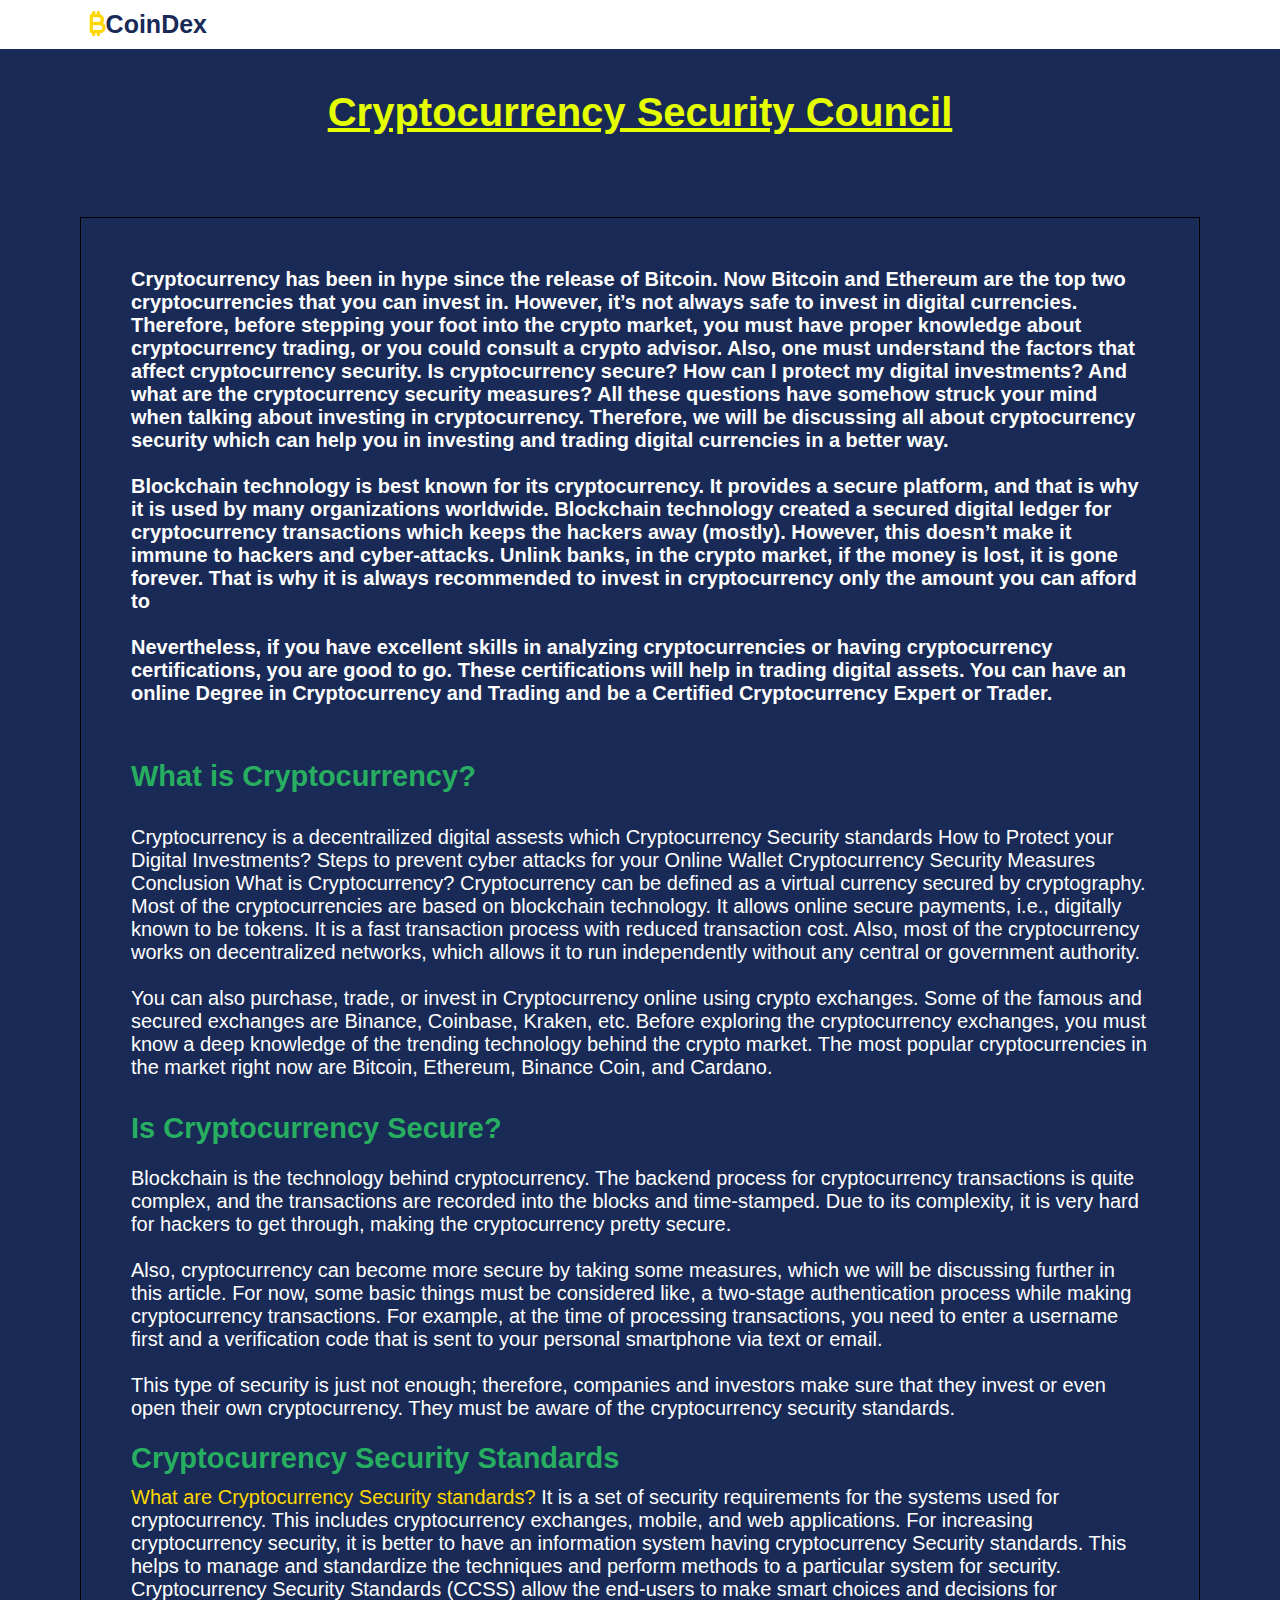
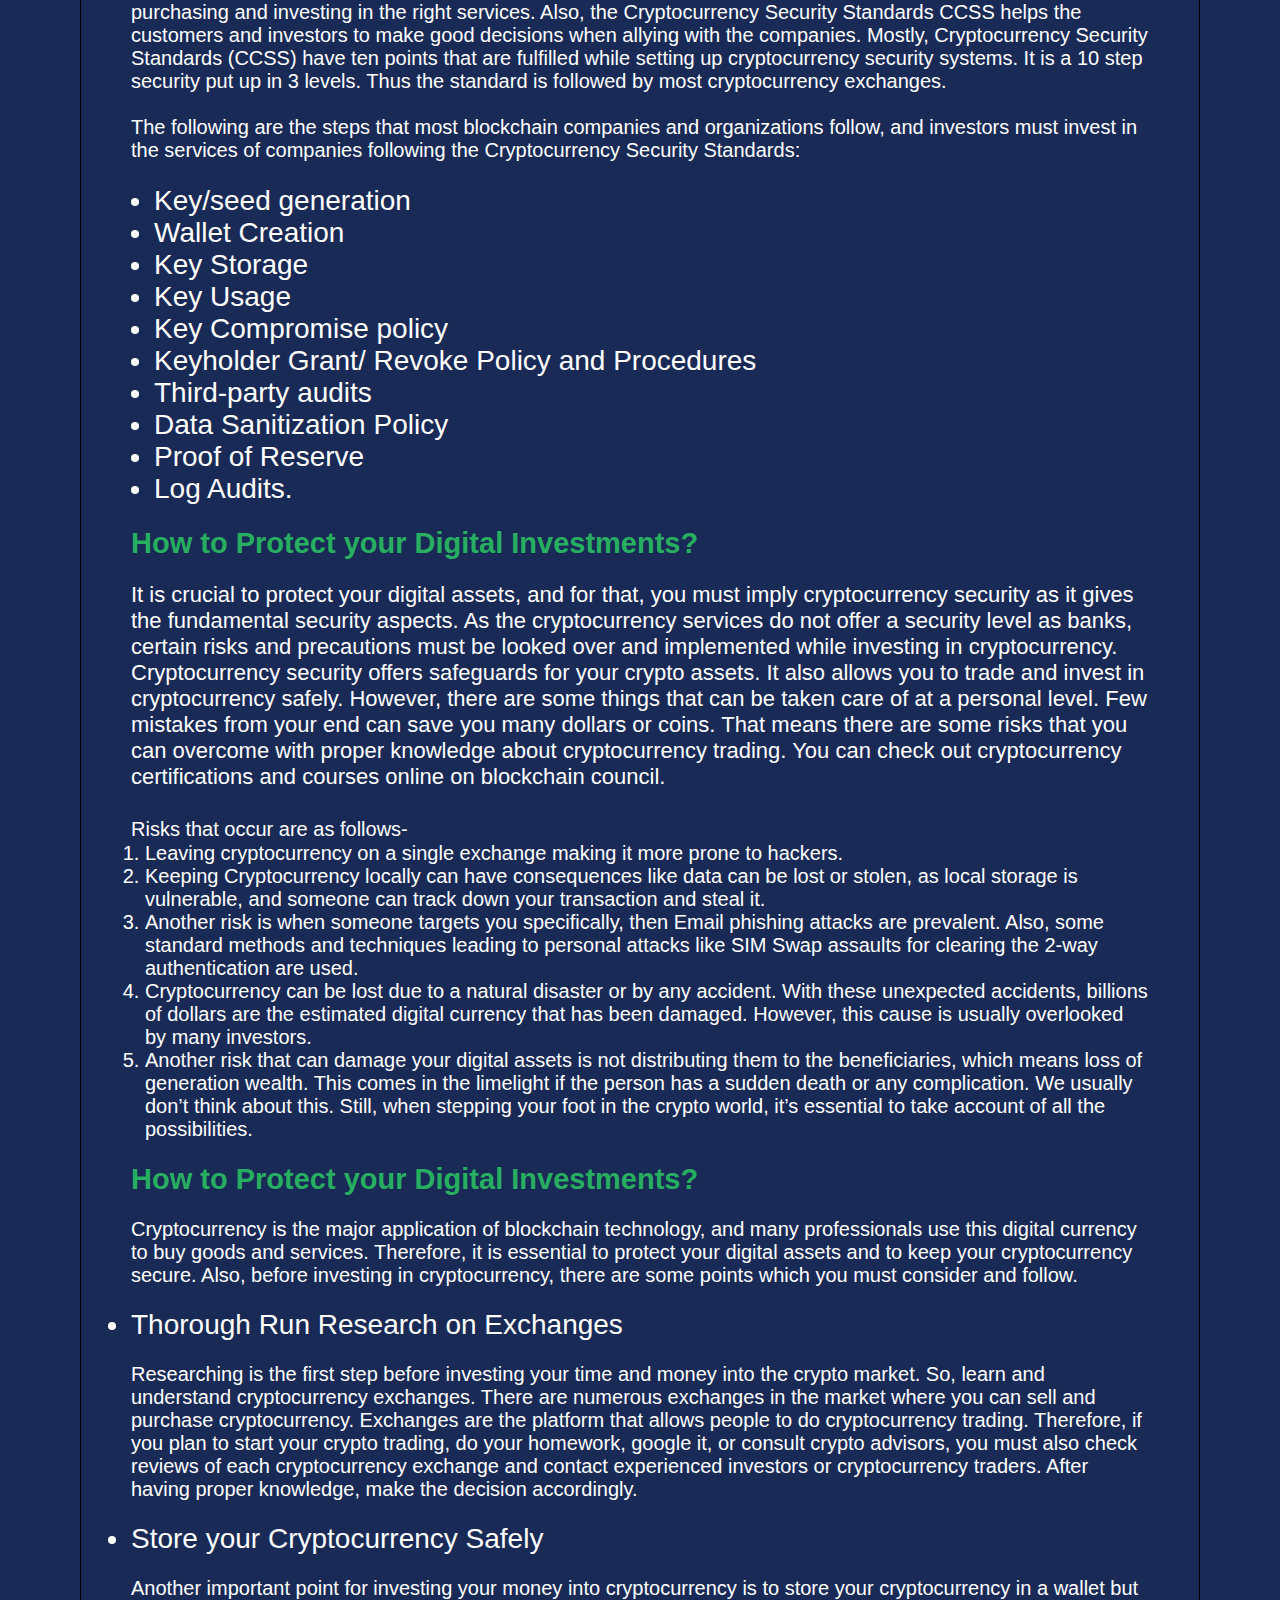
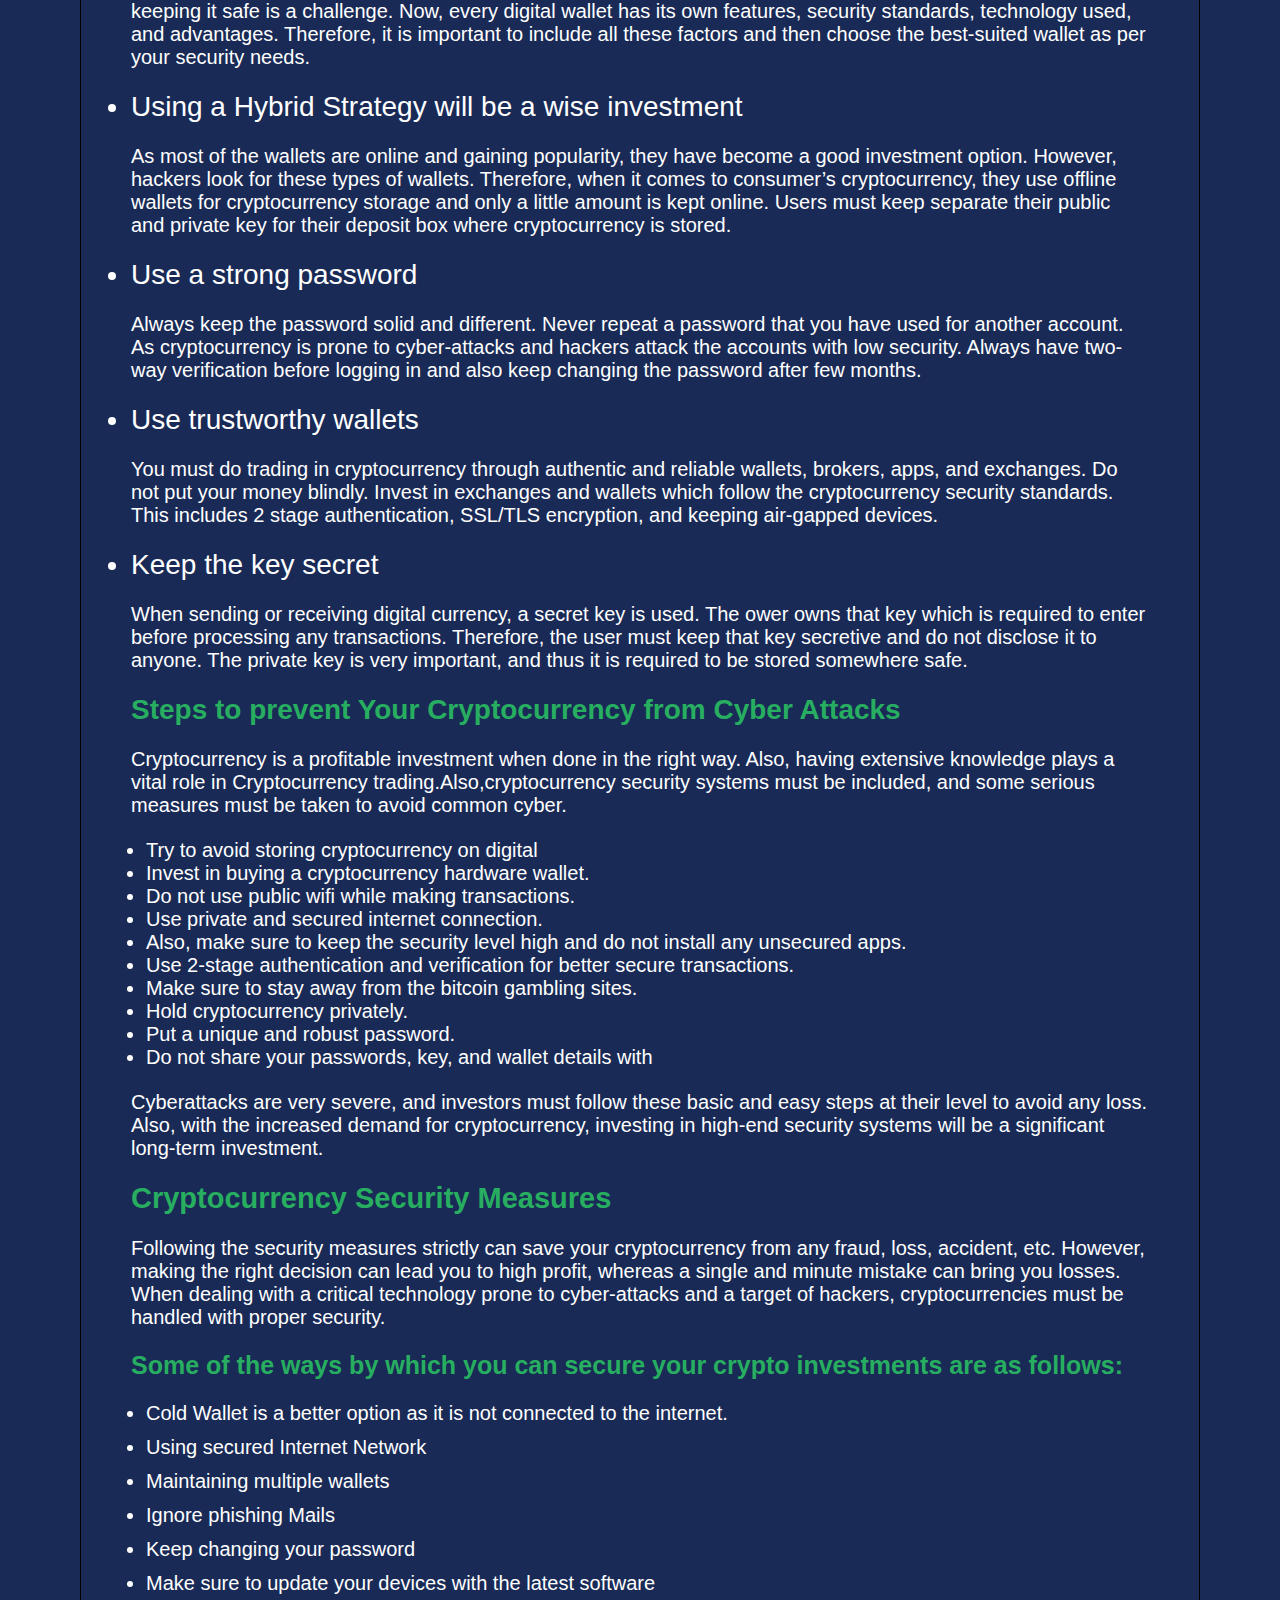
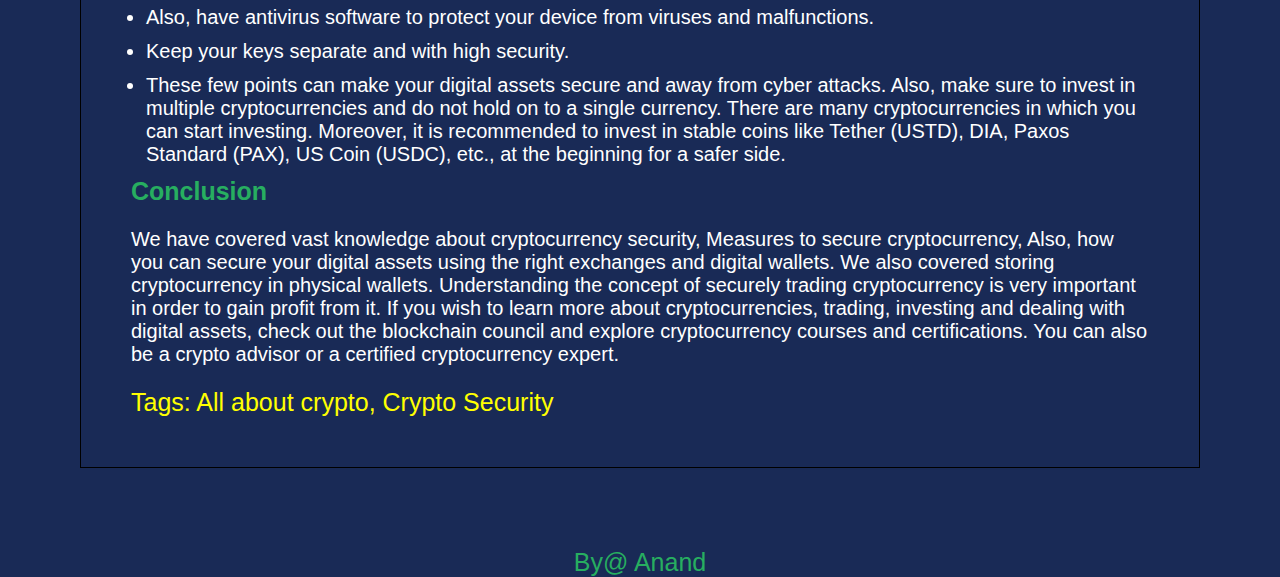
<file: security.html>
<!DOCTYPE html>
<html lang="en">
<head>
    <meta charset="UTF-8">
    <meta http-equiv="X-UA-Compatible" content="IE=edge">
    <meta name="viewport" content="width=device-width, initial-scale=1.0">
    <!-- <link href="https://cdn.jsdelivr.net/npm/bootstrap@5.1.3/dist/css/bootstrap.min.css" rel="stylesheet" integrity="sha384-1BmE4kWBq78iYhFldvKuhfTAU6auU8tT94WrHftjDbrCEXSU1oBoqyl2QvZ6jIW3" crossorigin="anonymous"> -->
    <!-- font awesome -->
    <link rel="stylesheet" href="https://cdnjs.cloudflare.com/ajax/libs/font-awesome/6.2.0/css/all.min.css">
    <title>Complete guidence of crypto security</title>
    <style>
        @import url('https://fonts.googleapis.com/css2?family=Nunito:wght@200;300;400;600;700&display=swap');

:root{
    --green:#27ae60;
    --black:#192a56;
    --yellow:#ffd700;
}

*{
    font-family:'Gill Sans', 'Gill Sans MT', Calibri, 'Trebuchet MS', sans-serif;
    margin: 0;
    padding: 0;
    box-sizing: border-box;
    text-decoration: none;
    outline: none;
    border: none;
    text-transform: captalize;
    transition: all .2s linear;
}
html{
background-color:#192a56;
font-size: 10px;
}

header{
    position: fixed;
    top: 0;
    left: 0;
    right: 0;
    background: white;
    padding: 1rem 7%;
    display: flex;
    align-items: center;
    justify-content: space-between;
    z-index: 1000;
    box-shadow: var(--box-shadow);
}
    
header .logo{
    color: var(--black);
    font-size: 2.5rem;
    font-weight: bolder;
}

header .logo i {
    color: var(--yellow)
}
.container {
  border: 1px solid black;
  padding: 50px;
  margin: 80px;
  color: white;
  margin-top: 60px;
}

@media (max-width: 600px) {
  .container {
    margin: 0;
    padding: 15px;
  }
}

h1{
    text-align: center;
    font-size: 40px;
}
</style>
</head>
<body>
    <header>
        <a href="./Home.html" class="logo"><i class="fas fa-bitcoin-sign"></i>CoinDex</a>
        </header>
            <h1 style="text-decoration: underline; color: #e5ff00; margin-top: 90px;">Cryptocurrency Security Council</h1><br><br>
<div class="container">
            <h2>
                <span style="font-size: 20px;">Cryptocurrency has been in hype since the release of Bitcoin. Now Bitcoin and Ethereum are the top two cryptocurrencies that you can invest in. However, it’s not always safe to invest in digital currencies. Therefore, before stepping your foot into the crypto market, you must have proper knowledge about cryptocurrency trading, or you could consult a crypto advisor. Also, one must understand the factors that affect cryptocurrency security. Is cryptocurrency secure? How can I protect my digital investments? And what are the cryptocurrency security measures? All these questions have somehow struck your mind when talking about investing in cryptocurrency. Therefore,  we will be discussing all about cryptocurrency security which can help you in investing and trading digital currencies in a better way. <br><br>
     
     
     
     
                 Blockchain technology is best known for its cryptocurrency. It provides a secure platform, and that is why it is used by many organizations worldwide. Blockchain technology created a secured digital ledger for cryptocurrency transactions which keeps the hackers away (mostly). However, this doesn’t make it immune to hackers and cyber-attacks. Unlink banks, in the crypto market, if the money is lost, it is gone forever. That is why it is always recommended to invest in cryptocurrency only the amount you can afford to <br><br>
                 
                 Nevertheless, if you have excellent skills in analyzing cryptocurrencies or having cryptocurrency certifications, you are good to go. These certifications will help in trading digital assets. You can have an online Degree in Cryptocurrency and Trading and be a Certified Cryptocurrency Expert or Trader.
             </span>
            </h2><br><br><br><br><br>
                 <h2 style="font-size:29px; color:#27ae60;">What is Cryptocurrency?</h2> <br><br><br>
                <p style="font-size:20px;">
                 Cryptocurrency is a decentrailized digital assests which Cryptocurrency Security standards 
                 How to Protect your Digital Investments? 
                 Steps to prevent cyber attacks for your Online Wallet
                 Cryptocurrency Security Measures
                 Conclusion 
                 What is Cryptocurrency?
                 Cryptocurrency can be defined as a virtual currency secured by cryptography. Most of the cryptocurrencies are based on blockchain technology.  It allows online secure payments, i.e., digitally known to be tokens. It is a fast transaction process with reduced transaction cost. Also, most of the cryptocurrency works on decentralized networks, which allows it to run independently without any central or government authority. <br><br>
                 
                 You can also purchase, trade, or invest in Cryptocurrency online using crypto exchanges. Some of the famous and secured exchanges are Binance, Coinbase, Kraken, etc. Before exploring the cryptocurrency exchanges, you must know a deep knowledge of the trending technology behind the crypto market. The most popular cryptocurrencies in the market right now are  Bitcoin, Ethereum, Binance Coin, and Cardano.</p>
                 <br><br><br>
                 <h2 style="font-size:29px; color: #27ae60;">Is Cryptocurrency Secure?</h2> <br><br>
                 <p style="font-size:20px;">Blockchain is the technology behind cryptocurrency. The backend process for cryptocurrency transactions is quite complex, and the transactions are recorded into the blocks and time-stamped. Due to its complexity, it is very hard for hackers to get through, making the cryptocurrency pretty secure.<br><br>
                 
                 Also, cryptocurrency can become more secure by taking some measures, which we will be discussing further in this article. For now, some basic things must be considered like, a two-stage authentication process while making cryptocurrency transactions. For example, at the time of processing transactions, you need to enter a username first and a verification code that is sent to your personal smartphone via text or email. <br><br>
                 
                 This type of security is just not enough; therefore, companies and investors make sure that they invest or even open their own cryptocurrency. They must be aware of the cryptocurrency security standards.</p><br><br>
                 
                 <h2 style="font-size:29px; color:#27ae60;">Cryptocurrency Security Standards</h2><br>
                 <p style="font-size:20px;"><span style="color:#ffd700;">What are Cryptocurrency Security standards?</span> It is a set of security requirements for the systems used for cryptocurrency. This includes cryptocurrency exchanges, mobile, and web applications. For increasing cryptocurrency security, it is better to have an information system having cryptocurrency Security standards. This helps to manage and standardize the techniques and perform methods to a particular system for security. Cryptocurrency Security Standards (CCSS) allow the end-users to make smart choices and decisions for purchasing and investing in the right services.  Also, the Cryptocurrency Security Standards CCSS helps the customers and investors to make good decisions when allying with the companies. 
                 
                 Mostly, Cryptocurrency Security Standards (CCSS) have ten points that are fulfilled while setting up cryptocurrency security systems.  It is a 10 step security put up in 3 levels. Thus the standard is followed by most cryptocurrency exchanges.<br><br>
                 The following are the steps that most blockchain companies and organizations follow, and investors must invest in the services of companies following the Cryptocurrency Security Standards:
                 <br><br>
                 <ol style="font-size:20px; margin-left:23px;">
                 <li type="disc" style="font-size:28px;">Key/seed generation</li>
                 <li type="disc" style="font-size:28px;">Wallet Creation</li>
                 <li type="disc" style="font-size:28px;">Key Storage</li>
                 <li type="disc" style="font-size:28px;">Key Usage</li>
                 <li type="disc" style="font-size:28px;">Key Compromise policy</li>
                 <li type="disc" style="font-size:28px;">Keyholder Grant/ Revoke Policy and Procedures</li>
                 <li type="disc" style="font-size:28px;">Third-party audits</li>
                 <li type="disc" style="font-size:28px;">Data Sanitization Policy</li>
                 <li type="disc" style="font-size:28px;">Proof of Reserve</li>
                 <li type="disc" style="font-size:28px;">Log Audits.</li></ol></p><br><br>
                 <h2 style="font-size:29px; color: #27ae60;">How to Protect your Digital Investments?</h2><br><br>
                <p style="font-size:22px;"> It is crucial to protect your digital assets, and for that, you must imply cryptocurrency security as it gives the fundamental security aspects. As the cryptocurrency services do not offer a security level as banks, certain risks and precautions must be looked over and implemented while investing in cryptocurrency.  
                 
                 Cryptocurrency security offers safeguards for your crypto assets. It also allows you to trade and invest in cryptocurrency safely. However, there are some things that can be taken care of at a personal level. Few mistakes from your end can save you many dollars or coins. That means there are some risks that you can overcome with proper knowledge about cryptocurrency trading. You can check out cryptocurrency certifications and courses online on blockchain council.  <br><br>
                 
                <span style="font-size:20px;">Risks that occur are as follows-</span>
                
                <ol style="font-size:20px; margin-left: 14px;">
                <li type="">Leaving cryptocurrency on a single exchange making it more prone to hackers.  
                <li type="">Keeping Cryptocurrency locally can have consequences like data can be lost or stolen, as local storage is vulnerable, and someone can track down your transaction and steal it.</li>
                <li type="">Another risk is when someone targets you specifically, then Email phishing attacks are prevalent. Also, some standard methods and techniques leading to personal attacks like SIM Swap assaults for clearing the 2-way authentication are used.</li>
                <li type="">Cryptocurrency can be lost due to a natural disaster or by any accident. With these unexpected accidents, billions of dollars are the estimated digital currency that has been damaged. However, this cause is usually overlooked by many investors.</li>
                <li type="">Another risk that can damage your digital assets is not distributing them to the beneficiaries, which means loss of generation wealth. This comes in the limelight if the person has a sudden death or any complication. We usually don’t think about this. Still, when stepping your foot in the crypto world, it’s essential to take account of all the possibilities.</li></ol></p>
                 
                 <br><br>
                 <h2 style="font-size: 29px; color: #27ae60;">How to Protect your Digital Investments?</h2><br><br>
                <p style="font-size: 20px;"> Cryptocurrency is the major application of blockchain technology, and many professionals use this digital currency to buy goods and services. Therefore, it is essential to protect your digital assets and to keep your cryptocurrency secure. Also, before investing in cryptocurrency, there are some points which you must consider and follow.</p><br><br>
                 
               <li type="disc" style="font-size:28px;">  Thorough Run Research on Exchanges</li><br><br>
                 <p style="font-size:20px;">Researching is the first step before investing your time and money into the crypto market. So, learn and understand cryptocurrency exchanges. There are numerous exchanges in the market where you can sell and purchase cryptocurrency. Exchanges are the platform that allows people to do cryptocurrency trading. Therefore, if you plan to start your crypto trading, do your homework, google it, or consult crypto advisors, you must also check reviews of each cryptocurrency exchange and contact experienced investors or cryptocurrency traders. After having proper knowledge, make the decision accordingly.</p><br><br>
                 
                <li type="disc" style="font-size:28px;"> Store your Cryptocurrency Safely</li><br><br>
              <p style="font-size:20px;">   Another important point for investing your money into cryptocurrency is to store your cryptocurrency in a wallet but keeping it safe is a challenge. Now, every digital wallet has its own features, security standards, technology used, and advantages. Therefore, it is important to include all these factors and then choose the best-suited wallet as per your security needs.</p><br><br>
                 
                <li type="disc" style="font-size:28px;"> Using a Hybrid Strategy will be a wise investment</li><br><br>
               <p style="font-size:20px;">  As most of the wallets are online and gaining popularity, they have become a good investment option. However, hackers look for these types of wallets. Therefore, when it comes to consumer’s cryptocurrency, they use offline wallets for cryptocurrency storage and only a little amount is kept online. Users must keep separate their public and private key for their deposit box where cryptocurrency is stored.</p><br><br>
                 
                <li type="disc" style="font-size:28px;"> Use a strong password</li><br><br>
               <p style="font-size:20px;">  Always keep the password solid and different. Never repeat a password that you have used for another account. As cryptocurrency is prone to cyber-attacks and hackers attack the accounts with low security. Always have two-way verification before logging in and also keep changing the password after few months.</p><br><br>
                 
                <li type="disc" style="font-size:28px;">Use trustworthy wallets</li><br><br>
                <p style="font-size:20px;"> You must do trading in cryptocurrency through authentic and reliable wallets, brokers, apps, and exchanges. Do not put your money blindly. Invest in exchanges and wallets which follow the cryptocurrency security standards. This includes 2 stage authentication, SSL/TLS encryption, and keeping air-gapped devices.</p><br><br>
                 
                <li type="disc" style="font-size:28px;">Keep the key secret</li><br><br>
               <p style="font-size:20px;">  When sending or receiving digital currency, a secret key is used. The ower owns that key which is required to enter before processing any transactions. Therefore, the user must keep that key secretive and do not disclose it to anyone. The private key is very important, and thus it is required to be stored somewhere safe.</ol></p><br><br>
                 
                 <h2 style="font-size:28px; color:#27ae60;">Steps to prevent Your Cryptocurrency from Cyber Attacks</h2><br><br>
                <p style="font-size:20px;">Cryptocurrency is a profitable investment when done in the right way. Also, having extensive knowledge plays a vital role in Cryptocurrency trading.Also,cryptocurrency security systems must be included, and some serious measures must be taken to avoid common cyber.</p><br><br>
                <ol><li type="disc" style="font-size:20px; margin-left: 15px;"> Try to avoid storing cryptocurrency on digital</li>
               <li type="disc" style="font-size:20px;margin-left: 15px;">Invest in buying a cryptocurrency hardware wallet.</li>
               <li type="disc" style="font-size:20px;margin-left: 15px;">Do not use public wifi while making transactions.</li>
               <li type="disc" style="font-size:20px;margin-left: 15px;">Use private and secured internet connection.</li>
               <li type="disc" style="font-size:20px;margin-left: 15px;">Also, make sure to keep the security level high and do not install any unsecured apps.</li>
               <li type="disc" style="font-size:20px;margin-left: 15px;">Use 2-stage authentication and verification for better secure transactions.</li>
               <li type="disc" style="font-size:20px;margin-left: 15px;">Make sure to stay away from the bitcoin gambling sites.</li>
               <li type="disc" style="font-size:20px;margin-left: 15px;">Hold cryptocurrency privately.</li>
               <li type="disc" style="font-size:20px;margin-left: 15px;">Put a unique and robust password.</li> 
               <li type="disc" style="font-size:20px;margin-left: 15px;">Do not share your passwords, key, and wallet details with</ol></li><br><br>

                <p style="font-size:20px;">Cyberattacks are very severe, and investors must follow these basic and easy steps at their level to avoid any loss. Also, with the increased demand for cryptocurrency, investing in high-end security systems will be a significant long-term investment.</p> <br><br>
                 
                <h2 style="font-size: 29px; color: #27ae60;">Cryptocurrency Security Measures</h2><br><br>
                 
                <p style="font-size:20px;">Following the security measures strictly can save your cryptocurrency from any fraud, loss, accident, etc. However, making the right decision can lead you to high profit, whereas a single and minute mistake can bring you losses. When dealing with a critical technology prone to cyber-attacks and a target of hackers, cryptocurrencies must be handled with proper security.</p> <br><br>
                 
                <h3 style="font-size: 25px; color: #27ae60;">Some of the ways by which you can secure your crypto investments are as follows:</h3> <br><br>
                 
                <ol><li type="disc" style="font-size:20px;margin-left: 15px;">Cold Wallet is a better option as it is not connected to the internet. </li><br>
                    <li type="disc" style="font-size:20px;margin-left: 15px;">    Using secured Internet Network </li><br>
                        <li type="disc" style="font-size:20px;margin-left: 15px;">    Maintaining multiple wallets</li><br>
                            <li type="disc" style="font-size:20px;margin-left: 15px;">    Ignore phishing Mails </li><br>
                                <li type="disc" style="font-size:20px;margin-left: 15px;">    Keep changing your password</li><br>
                                    <li type="disc" style="font-size:20px;margin-left: 15px;">    Make sure to update your devices with the latest software</li><br>
                                        <li type="disc" style="font-size:20px;margin-left: 15px;">     Also, have antivirus software to protect your device from viruses and malfunctions.</li><br>
                                            <li type="disc" style="font-size:20px;margin-left: 15px;">    Keep your keys separate and with high security.</li><br>
                                                <li type="disc" style="font-size:20px;margin-left: 15px;">   These few points can make your digital assets secure and away from cyber attacks. Also, make sure to invest in multiple cryptocurrencies and do not hold on to a single currency. There are many cryptocurrencies in which you can start investing. Moreover, it is recommended to invest in stable coins like Tether (USTD), DIA, Paxos Standard (PAX), US Coin (USDC), etc., at the beginning for a safer side.</ol></li><br>
                 
                                                <h3 style="font-size: 25px; color: #27ae60;">Conclusion</h3> <br><br>
                                                <p style="font-size:20px;"> We have covered vast knowledge about cryptocurrency security, Measures to secure cryptocurrency, Also, how you can secure your digital assets using the right exchanges and digital wallets. We also covered storing cryptocurrency in physical wallets. Understanding the concept of securely trading cryptocurrency is very important in order to gain profit from it. If you wish to learn more about cryptocurrencies, trading, investing and dealing with digital assets, check out the blockchain council and explore cryptocurrency courses and certifications. You can also be a crypto advisor or a certified cryptocurrency expert.</p> <br><br>
                 
                                                <p style="font-size:25px; color: yellow;">Tags: All about crypto, Crypto Security</p>             
        </div>
        <div class="box">
        <p style="font-size: 25px; color: #27ae60; text-align: center;">By@ Anand</p></div>
</body>
</html>
</file>
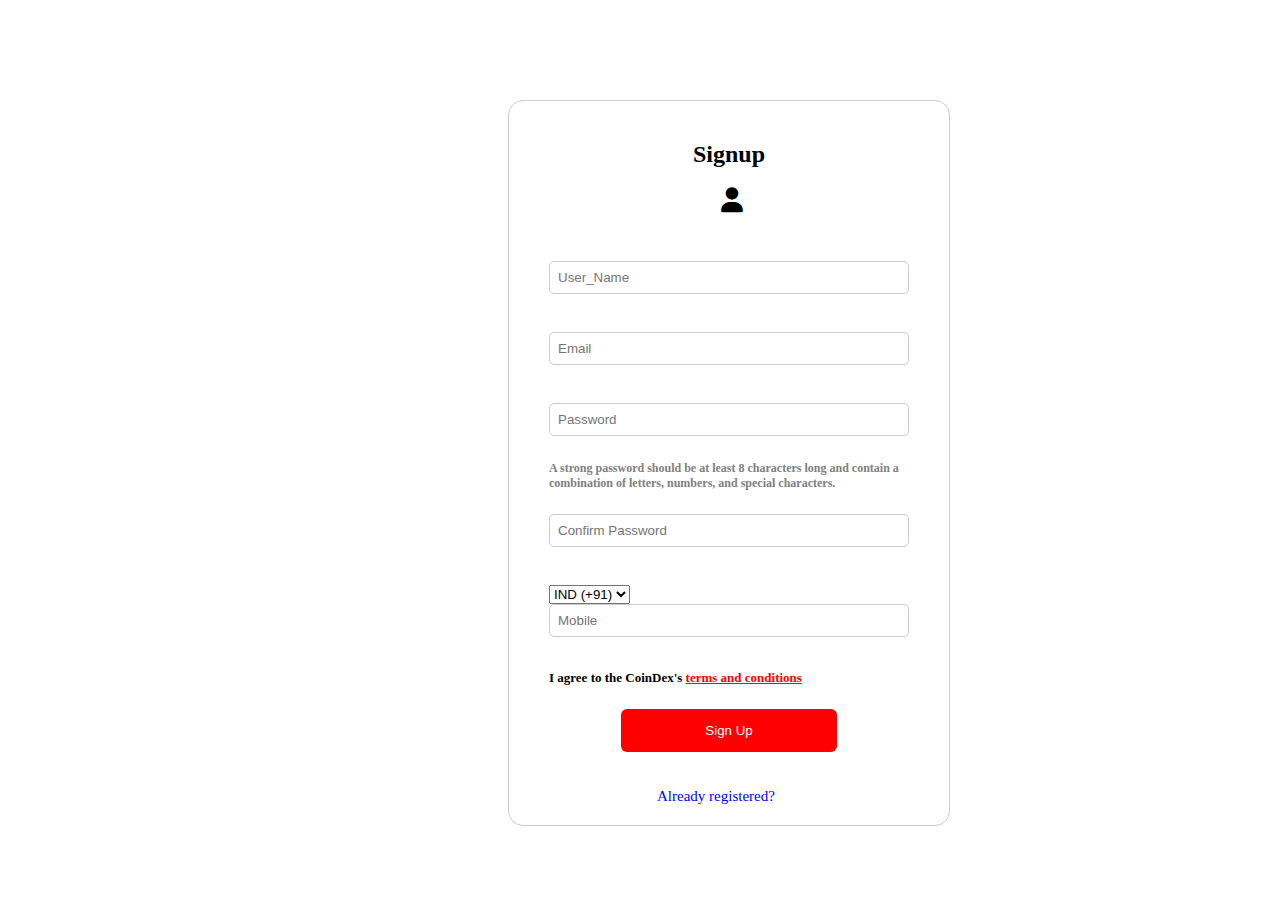
<file: signup.html>
<!DOCTYPE html>
<html lang="en">
<head>
    <meta charset="UTF-8">
    <meta http-equiv="X-UA-Compatible" content="IE=edge">
    <meta name="viewport" content="width=device-width, initial-scale=1.0">
    <link href="https://fonts.googleapis.com/css2?family=Poppins:wght@300;400;500;600&display=swap" rel="stylesheet">
    <link rel="stylesheet" href="https://cdnjs.cloudflare.com/ajax/libs/font-awesome/6.2.0/css/all.min.css">
    <link rel="icon" href="https://img.icons8.com/external-black-fill-lafs/64/null/external-Bitcoin-cryptocurrency-black-fill-lafs.png">
    <title>Signup</title>
    <style>

   div {
    margin-top: 100px;
    margin-left: 500px;
     width: 100%;
    max-width: 400px;
    border-radius: 15px;
    border: 1px solid #ccc;
    padding: 20px;
  }
  
  @media (max-width: 600px) {
    div {
      margin: 50px auto;
      width: 90%;
      max-width: 300px;
    }
  } 
  
  form {
    max-width: 400px;
    margin: 0 auto;
    padding: 20px;
  }
  
  @media (max-width: 600px) {
    form {
      max-width: 300px;
    }
  }
  
  label {
    display: block;
    margin-bottom: 5px;
    font-weight: bold;
  }
  
  input {
    width: 100%;
    padding: 8px;
    border-radius: 5px;
    margin-bottom: 15px;
    border: 1px solid #ccc;
    box-sizing: border-box;
  }

  .terms-label {
    font-family:'Lucida Sans', 'Lucida Sans Regular', 'Lucida Grande', 'Lucida Sans Unicode', Geneva, Verdana, sans-serif;
    font-size: 15px;
  }
  
  button[type="submit"] {
    width: 60%;
    border-radius: 6px;
    margin-left: 20%;
    background-color: red;
    color: white;
    padding: 14px 20px;
    margin-bottom: 15px;
    border: none;
    cursor: pointer;
  }
  
  @media (max-width: 600px) {
    button[type="submit"] {
      width: 80%;
      margin-left: 10%;
    }
  }
  
  button[type="submit"]:hover {
    background-color: #45a049;
  }
  
  a {
    font-size: 15px;
    color: blue;
    text-decoration: none;
    margin-left: 32%;
  }
  
  @media (max-width: 600px) {
    a {
      margin-left: 32%;
    }
  }
  
  a:hover {
    color: darkblue;
    text-decoration: underline;
  }
    </style>
</head>
<body>
  <div>
    <h2 style="text-align: center;">Signup</h2>
    <i class="fa fa-user icon" style="width: 30px; height:30px; font-size: 25px; margin-left: 48%;"></i>
    <form id="signup-form">
      <label for="username"></label><br>
      <input type="username" id="username" name="username" placeholder="User_Name"><br>
      <label for="email"></label><br>
      <input type="email" id="email" name="email" placeholder="Email"><br>
      <label for="password"></label><br>
      <input type="password" id="password" name="password" placeholder="Password"><br>
      <label type="text" style="font-size: 12px; color: gray; margin-top: 10px;">A strong password should be at least 8 characters long and contain a combination of letters, numbers, and special characters.</label>
      <label for="confirm-password"></label><br>
      <input type="password" id="confirm-password" name="confirm-password" placeholder="Confirm Password"><br>
      <label for="mobile"></label><br>
      <select id="country-code" name="country-code">
        <option value="+91">IND (+91)</option>
      </select>
      <input type="text" id="mobile" name="mobile" placeholder="Mobile"><br><br>
      <label for="terms-and-conditions" style="font-size: 13px">I agree to the CoinDex's <u style="color:red; cursor:pointer" onclick="openTerms()"> terms and conditions</u></label><br>
      <button type="submit">Sign Up</button>
    </form> 
    <a href="index.html">Already registered?</a>
    </div>
    <script>
const form = document.getElementById('signup-form');
form.addEventListener('submit', (event) => {
  event.preventDefault();
  const username = document.getElementById('username').value;
  const email = document.getElementById('email').value;
  const password = document.getElementById('password').value;
  const confirmPassword = document.getElementById('confirm-password').value;
  const mobile = document.getElementById('mobile').value;
  // Check if any of the input fields are empty
  if (!username || !email || !password || !confirmPassword || !mobile) {
    alert('Please fill out all fields');
    return;
  }
  // Check if mobile number is valid
  if (!/^[6-9]\d{9}$/.test(mobile)) {
    alert('Please enter a valid mobile number where it should contains 10 numbers strictly');
    return;
  }
// Check if password and confirm password match
if (password !== confirmPassword) {
alert('Passwords do not match');
return;
}
  // Send a GET request to the API to retrieve a list of all users
  fetch('https://6350def1dfe45bbd55b0519a.mockapi.io/CoinDex')
  .then((response) => response.json())
  .then((data) => {
    // Loop through the list of users and check if the username, email, or mobile already exists
    for (const user of data) {
        if (user.username === username) {
        alert('UserName already exists');
        return;
      }
      if (user.email === email) {
        alert('Email already exists');
        return;
      }
      if (user.mobile === mobile) {
        alert('Mobile already exists');
        return;
      }
    }
    // If username, email, and mobile do not already exist, you can send a POST request to the API to create a new user
    fetch('https://6350def1dfe45bbd55b0519a.mockapi.io/CoinDex', {
      method: 'POST',
      body: JSON.stringify({ username, email, password, mobile }),
      headers: {
        'Content-Type': 'application/json'
      }
    })
      .then((response) => response.json())
      .then((data) => {
        console.log('Success:', data);
        alert('You have Successfully Registered go and login now');
        window.location.href = 'index.html';
      })
      .catch((error) => {
        console.error('Error:', error);
        alert('There was an error signing up');
      });
  })
  .catch((error) => {
    console.error('Error:', error);
    alert('There was an error checking for existing users');
  });
});

    </script>
</body>
</html>
</file>
<file: style2.css>
div {
    margin: 200px auto;
    width: 80%;
    max-width: 400px;
    border-radius: 15px;
    border: 1px solid #ccc;
    padding: 20px;
  }
  
  @media (max-width: 600px) {
    div {
      margin: 90px auto;
      width: 90%;
      max-width: 300px;
    }
  }
  
  form {
    max-width: 400px;
    margin: 0 auto;
    padding: 20px;
  }
  
  @media (max-width: 600px) {
    form {
      max-width: 300px;
    }
  }
  
  label {
    display: block;
    margin-bottom: 5px;
    font-weight: bold;
  }
  
  input {
    width: 100%;
    padding: 8px;
    border-radius: 5px;
    margin-bottom: 15px;
    border: 1px solid #ccc;
    box-sizing: border-box;
  }

  .terms-label {
    font-family:'Lucida Sans', 'Lucida Sans Regular', 'Lucida Grande', 'Lucida Sans Unicode', Geneva, Verdana, sans-serif;
    font-size: 15px;
  }
  
  button[type="submit"] {
    width: 60%;
    border-radius: 6px;
    margin-left: 20%;
    background-color: red;
    color: white;
    padding: 14px 20px;
    margin-bottom: 15px;
    border: none;
    cursor: pointer;
  }
  
  @media (max-width: 600px) {
    button[type="submit"] {
      width: 80%;
      margin-left: 10%;
    }
  }
  
  button[type="submit"]:hover {
    background-color: #45a049;
  }
  
  a {
    font-size: 15px;
    color: rgb(34, 0, 255);
    text-decoration: none;
    margin-left: 32%;
  }
  
  @media (max-width: 600px) {
    a {
      margin-left: 32%;
    }
  }
  
  a:hover {
    color: darkblue;
    text-decoration: underline;
  }
</file>
<file: coins.css>
@import url('https://fonts.googleapis.com/css2?family=Nunito:wght@200;300;400;600;700&display=swap');

:root{
    --green:#27ae60;
    --black:#192a56;
    --yellow:#ffd700;
}

*{
    margin: 0;
    padding: 0;
    box-sizing: border-box;
    text-decoration: none;
    outline: none;
    border: none;
    text-transform: captalize;
    transition: all .2s linear;
}

html{
    background: whitesmoke;
    font-size: 62.5%;
}

/*Header*/

header{
    position: fixed;
    top: 0;
    left: 0;
    right: 0;
    background: whitesmoke;
    padding: 1rem 7%;
    display: flex;
    align-items: center;
    justify-content: space-between;
    z-index: 1000;
    box-shadow: var(--box-shadow);
}

section{
    margin-top:62px;
    font-size: 15px;
}
.btn{
    margin-top: 1rem;
    display: inline-block;
    font-size: 1.7rem;
    color: #fff;
    background: var(--black);
    border-radius: .5rem;
    cursor: pointer;
    padding: .8rem 3rem;
}

.btn:hover{
    background: var(--green);
    letter-spacing: .1rem;
}

/* header .logo{
    color: var(--black);
    font-size: 2.5rem;
    font-weight: bold;
}

header .logo i {
    color: var(--yellow)
}
th{
    color:green;
} */

header a span{
  color:black;
  letter-spacing: 3px;
  font-family:Cambria, Cochin, Georgia, Times, 'Times New Roman', serif;
}

.container{
    margin-top: 70px;
}
.inp{
    border-radius: 10px;
    border: .3px solid  rgb(234, 234, 241);
    box-shadow: 1px 3px 10px rgba(16, 13, 13, 0.263);
    width: 300px;
    height: 35px;
    outline: 0;
    margin: 0;
    font-size: 15px;
    padding-left: 20px;
}
::placeholder{
 color: rgba(112, 115, 118, 0.442);
}


header {
  display: flex;
  justify-content: space-between;
  align-items: center;
}

.inp {
  width: 80%;
}

@media (max-width: 768px) {
  .inp {
    width: 80%;
  }
}

@media screen and (max-width: 500px) {
  .inp {
    font-size: 10px;
  }
}
</file>
<file: contactus.css>
@import url('https://fonts.googleapis.com/css2?family=Nunito:wght@200;300;400;600;700&display=swap');

:root{
    --green:#27ae60;
    --black:#192a56;
    --yellow:#ffd700;
}

*{
    font-family:'Gill Sans', 'Gill Sans MT', Calibri, 'Trebuchet MS', sans-serif;
    margin: 0;
    padding: 0;
    box-sizing: border-box;
    text-decoration: none;
    outline: none;
    border: none;
    text-transform: captalize;
    transition: all .2s linear;
}
html{
background-color:#192a56;
font-size: 10px;
}

header{
    position: fixed;
    top: 0;
    left: 0;
    right: 0;
    background: white;
    padding: 1rem 7%;
    display: flex;
    align-items: center;
    justify-content: space-between;
    z-index: 1000;
    box-shadow: var(--box-shadow);
}
    
header .logo{
    color: var(--black);
    font-size: 2.5rem;
    font-weight: bolder;
}

header .logo i {
    color: var(--yellow)
}

 @media (max-width: 600px) {
    .logo {
      font-size: 16px;
    }
  }

form {
    width: 60%;
    margin: 0 auto;
    margin-top: 180px;
  }
  label {
    font-weight: bold;
    color: white;
    font-size: 17px;
    letter-spacing: 1px;
  }
  input, textarea {
    letter-spacing: 1px;
    font-weight: bold;
    font-size: 14px;
    color: black;
    width: 100%;
    padding: 12px 20px;
    margin: 8px 0;
    box-sizing: border-box;
    border: 2px solid #ccc;
    border-radius: 4px;
  }
  input[type=button] {
    background-color: orangered;
    color: white;
    padding: 14px 20px;
    margin: 8px 0;
    border: none;
    border-radius: 4px;
    cursor: pointer;
  }
  input[type=button]:hover {
    background-color: var(--green);
  }

  @media (max-width: 600px) {
    form {
      width: 90%;
    }
  }
</file>
<file: style.css>
@import url('https://fonts.googleapis.com/css2?family=Nunito:wght@200;300;400;600;700&display=swap');

:root{
    --green:#27ae60;
    --black:#192a56;
    --yellow:#ffd700;
    --light-color:#666;
    --box-shadow: 0 .5rem 1.5 rgba(0,0,0,.1);
}

*{
    font-family: 'Nunito', sans-serif;
    margin: 0;
    padding: 0;
    box-sizing: border-box;
    text-decoration: none;
    outline: none;
    border: none;
    text-transform: captalize;
    transition: all .2s linear;
}

html{
    background: whitesmoke;
    font-size: 62.5%;
    overflow-x: hidden;
    scroll-padding-top: 5.5rem;
    scroll-behavior: smooth;
}

/*Header*/

header{
    position: fixed;
    top: 0;
    left: 0;
    right: 0;
    background: whitesmoke;
    padding: 1rem 7%;
    display: flex;
    align-items: center;
    justify-content: space-between;
    z-index: 1000;
    box-shadow: var(--box-shadow);
}

section{
    padding: 2rem 9%;
}

section:nth-child(even){
    background: #fff;
}

.sub-heading{
    text-align: center;
    color: var(--green);
    font-size: 2rem;
    padding-top: 1rem;
} 

.heading{
    text-align: center;
    color: var(--black);
    font-size: 3rem;
    padding-bottom: 2rem;
    text-transform: uppercase;
}

.btn{
    margin-top: 1rem;
    display: inline-block;
    font-size: 1.7rem;
    color: #fff;
    background: var(--black);
    border-radius: .5rem;
    cursor: pointer;
    padding: .8rem 3rem;
}

.btn:hover{
    background: var(--green);
    letter-spacing: .1rem;
}

.btn1{
    margin-top: 1rem;
    display: inline-block;
    font-size: 1.7rem;
    color: #fff;
    background: var(--black);
    border-radius: .5rem;
    cursor: pointer;
    padding: .8rem 3rem;
}

.btn1:hover{
    background: red;
}

header .logo{
    color: var(--black);
    font-size: 2.5rem;
    font-weight: bolder;
}

header .logo i {
    color: var(--yellow)
}

header .navbar a{
    font-size: 1.7rem;
    border-radius: .5rem;
    padding: .5rem 1.5rem;
    color: black;
}
header .navbar a.active,
header .navbar a:hover{
    color: #fff;
    background-color: #76C893;
}

header .icons i,
header .icons a{
    cursor: pointer;
    margin-left: .5rem;
    height: 4.5rem;
    line-height: 4.5rem;
    width: 4.5rem;
    text-align: center;
    font-size: 1.7rem;
    color: var(--black);
    border-radius: 50%;
}

header .icons i:hover,
header .icons a:hover{
    color: #fff;
    background: var(--green);
    transform: rotate(360deg); 
}

header .icons #menu-bars{
    margin-right: 40px;
    display: none;
}


.home .home-slider .slide{
    display: flex;
    align-items: center;
    flex-wrap: wrap;
    gap: 2rem;
    padding-top: 9rem;

}

.home .home-slider .slide .content{
    flex: 1 1 45rem;
}

.home .home-slider .slide .img{
    flex: 1 1 45rem;
}

.home .home-slider .slide .img img{
    width: 100%
}

.home .home-slider .slide .content span{
    color: var(--green);
    font-size: 2.5rem;
}

.home .home-slider .slide .content h3{
    color: var(--black);
    font-size: 7rem;
}

.home .home-slider .slide .content p{
    color: var(--light-color);
    font-size: 2.2rem;
    padding: 5rem 0;
    line-height: 1.5;
}

.swiper-pagination-buttle-active{
    background: var(--green);
}

.crypto .box-container{
    display: grid;
    grid-template-columns: repeat(auto-fit,minmax(28rem, 1fr));
    gap: 1.5rem;
}

.crypto .box-container .box{
    padding: 2.5rem;
    background: #fff;
    border-radius: .5rem;
    border: .1rem solid rgba(0,0,0,.2);
    box-shadow: var(--box-shadow);
    position: relative;
    overflow: hidden;
    text-align: center;
}

.crypto .box-container .box .fa-star,
.crypto .box-container .box .fa-eye{
    position: absolute;
    top: 1.5rem;
/*     background: #eee; */
    border-radius: 100%;
    height: 5rem;
    width: 5rem;
    line-height: 5rem;
    font-size: 2rem;
    color: var(--black);
}

.crypto .box-container .box .fa-star:hover,
.crypto .box-container .box .fa-eye:hover{
    background: #ffdf00;
    color: #fff;
}

.crypto .box-container .box .fa-star{
    right: -15rem;

}
.crypto .box-container .box .fa-eye{
    left: -15rem;
}

.crypto .box-container .box:hover .fa-star{
    right: 1.5rem;

}
.crypto .box-container .box:hover .fa-eye{
    left: 1.5rem;
}

.crypto .box-container .box img{
    height: 17rem;
    margin: 1rem 0;
}

.crypto .box-container .box h3{
    color: var(--black);
    font-size: 2.5rem;
}

.crypto .box-container .box p{
    color: var(--black);
    font-size: 2.5rem;
}

/*.crypto .box-container .box .stars{
    padding: 1rem 0;

}

.crypto .box-container .box .stars i{
    font-size: 1.7rem;
    color: var(--green);
}*/

.crypto .box-container .box span{
    color: var(--black);
    font-weight: bolder;
    margin-right: 1rem;
    font-size: 1.8rem;
/*     letter-spacing: 1px; */

}

.about .row{
    display: flex;
    flex-wrap: wrap;
    gap: 1.5rem;
    align-items: center;
}

.about .row .img{
    flex: 1 1 45rem;
}


.about .row .img img{
    width: 100%;

}

.about .row .content{
    flex: 1 1 45rem;
}

.about .row .content h3{
    color: var(--black);
    font-size: 4rem;
    padding: .5rem 0;
}

.about .row .content p{
    color: var(--black);
    font-size: 1.5rem;
    padding: .5rem 0;
    line-height: 2;

    
}

.about .row .content ol{
    font-size: 1.5rem;
    color: var(--black);
    padding: 12px;
    line-height: 2;


}

.about .row .content .icons-container{
    display: flex;
    gap: 1rem;
    flex-wrap: wrap;
    padding: 1rem 0;
    margin-top: .5rem;

}

.about .row .content .icons-container .icons{
    background: #eee;
    border-radius: .5rem;
    border: .1rem solid rgba(0,0,0,.2);
    display: flex;
    align-items: center;
    justify-content: center;
    gap: 1rem;
    flex: 1 1 17rem;
    padding: 1.5rem 1rem;
}

.about .row .content .icons-container .icons i{
    font-size: 2.5rem;
    color: var(--green);
}


.about .row .content .icons-container .icons span{
    font-size: 1.5rem;
    color: var(--black);
}

.service .box-container{
    display: grid;
    grid-template-columns: repeat(auto-fit, minmax(30rem, 1fr));
    gap: 1.5rem;
}

.service .box-container .box{
    background: #fff;
    border: .1rem solid rgba(0,0,0,.2);
    border-radius: .5rem;
    box-shadow: var(--box-shadow);
}

.service .box-container .box .img{
    height: 25rem;
    width: 100%;
    padding: 1.5rem;
    overflow: hidden;
    position: relative;
}

.service .box-container .box .img img{
    height: 100%;
    width: 100%;
    border-radius: .5rem;
    object-fit: cover;
}

.service .box-container .box .img .fa-heart{
    position: absolute;
    top: 2.5rem;
    right: 2.5rem;
    width: 5rem;
    line-height: 5rem;
    text-align: center;
    font-size: 2rem;
    background: #fff;
    border-radius: 50%;
    color: var(--black);
}

.service .box-container .box .img .fa-heart:hover{
    background-color: red;
    color: #fff;
}

.service .box-container .box .content{
    padding: 2rem;
    padding-top: 0;

}

.service .box-container .box .content .stars{
    padding-bottom: 1rem;

}

.service .box-container .box .content .stars i{
    font-size: 1.7rem;
    color: var(--green);

}

.service .box-container .box .content h3{
    color: var(--black);
    font-size: 2.1rem;

}

.service .box-container .box .content p{
    color: var(--light-color);
    font-size: 1.3rem;
    padding: .5rem 0;
    line-height: 1.5;

}

.service .box-container .box .content .price{
    color: var(--green);
    margin-left: 1rem;
    font-size: 2.5rem;
}

.review .slide{
    padding: 2rem;
    box-shadow: var(--box-shadow);
    border: .1rem solid rgba(0,0,0,.2);
    border-radius: .5rem;
    position: relative;
}

.review .slide .fa-quote-right{
    position: absolute;
    top: 2rem;
    right: 2rem;
    font-size: 6rem;
    color: #ccc;
}

.review .slide .user{
    display: flex;
    gap: 1.5rem;
    align-items: center;
    padding-bottom: 1.5rem;
}

.review .slide .user img{
    height: 7rem;
    width: 7rem;
    border-radius: 50%;
    object-fit: cover;
}

.review .slide .user h3{
    color: var(--black);
    font-size: 2rem;
    padding-bottom: .5rem;
}

.review .slide .user i{
    font-size: 1.3rem;
    color: var(--green);
}

.review .slide p{
    font-size: 1.5rem;
    line-height: 1.8;
    color: var(--light-color);
}


.footer .box-container{
    display: grid;
    grid-template-columns: repeat(auto-fit,minmax(25rem,1fr));
    gap: 1.5rem;
}

.footer .box-container .box h3{
    padding: .5rem 0;
    font-size: 2.5rem;
    color: var(--black);
}

.footer .box-container .box a{
    display:block;
    padding: .5rem 0;
    font-size: 1.5rem;
    color: var(--light-color);
}

.footer .box-container .box a:hover{
    color: var(--green);
    text-decoration: underline;
}

.footer .credit{
    text-align: center;
    border-top: .1rem solid rgba(0,0,0,.1);
    font-size: 2rem;
    color: var(--black);
     padding: .5rem; 
     padding-top: 1.5rem; 
     margin-top: 1.5rem; 
} 

.footer .credit span{
    color: var(--green);
}



/*media queries*/

@media(max-width: 991px){
    html{
        font-size: 55%;
}
    header{
        padding: 1rem 2 rem;
    }
}

@media(max-width: 768px)  {
    header .icons #menu-bars{
        display:inline-block;
    }

header .navbar{
    position: absolute;
    top: 100%;
    left: 0;
    right: 0;
    background: #fff;
    border-top: .1rem solid rgba(0,0,0,.2);
    border-bottom: .1rem solid rgba(0,0,0,.2);
    padding: 1rem;
    clip-path: polygon(0 0, 100% 0, 100% 0, 0 0);

 }

 header .navbar.active{
    clip-path: polygon(0 0, 100% 0, 100% 100%, 0% 100%);
 }


 header .navbar a{
    display: block;
    padding: 1.5rem;
    margin: 1rem;
    font-size: 2rem;
    background: #eee;

 }

 .home .home-slider .slide .content h3{
    font-size: 5rem;
}


@media(max-width: 991px){
    html{
        font-size: 50%;
}
    }

}










/*-----------------------LOGIN PAGE----------------------------------------*/

html{
/*     background-color: whitesmoke; */
     background-color: linear-gradient(#141e30,#141e30);
}
.login-page{
    margin-top: 10%;
    border: 2px solid #dddddd;
    border-radius: 0;
    width: 450px;
    height: 450px;
    text-align: center;
    background-image:linear-gradient( 94.3deg,  #141e30 10.9%, #243b55 87.1% );
    background-blend-mode:lighten;
    position:relative;
    left:40%;
    transition:.7s;

}

.login-page h2{
    color:white;
    margin-top: 15px;
    font-size: 20px;
}

#login{
    padding:5px;
    text-align: center;
    position: relative;
    width:50%;
    border-radius: 6px;
    margin-top:5%;
    letter-spacing:2px;
    border: 2px solid whitesmoke;
    color:rgb(5, 5, 5);
    font-family: normal;
    font-weight: bold;
    font-size:18px;
    transition: .7s;
}
#login:hover {
     color: black;
    text-shadow: 0 0 5px black;
}

#email{
    flex: content;
    margin-top: 10px;
    border-radius: 6px;
    font-size: 20px;
}

#password{
    margin-top: 20px;
    font-size: 20px;
}
#login{
    margin-top: 20px; 
    font-size: 20px;
}

.login-page span{
    color:white;
    margin-top: 5rem; 
    font-size: 15px;
    letter-spacing:1px;
}

.login-page span a{
    color:white;
}

.text-field {
  text-align:center;
    padding: 10px 50px;
    margin: 10px ;
    border-radius:6px;
    font-size: 13pt;
    border: 1px solid ;

}

/*----------------------------------Signup------------------------------------*/
html{
    background-color: whitesmoke;
}
.signup-page{
    margin-top: 10%;
    border: 2px solid #dddddd;
    border-radius: 6px;
    width: 450px;
    height: 450px;
    text-align: center;
   background-image:linear-gradient( 94.3deg,  #141e30 10.9%, #243b55 87.1% );
    background-blend-mode:lighten;
    position:relative;
    left:40%;
    transition:.7s;

}

.signup-page h2{
    color:white;
    margin-top: 10px;
    font-size: 20px;
}



#signup{
    padding:5px;
    text-align: center;
    position: relative;
    width:50%;
    margin-top:5%;
    letter-spacing:2px;
    border: 2px solid whitesmoke;
    color:rgb(5, 5, 5);
    font-family: normal;
    font-weight: bold;
    font-size:18px;
    transition: .7s;
}
#signup:hover {
 color: black;
    text-shadow: 0 0 5px #00b3ff;
}

#email{
    flex: content;
    margin-top: 10px;
    border-radius: 6px;
    font-size: 20px;
}

#password{
    margin-top: 20px;
    font-size: 20px;
}

#confirmpassword{
    margin-top: 20px;
    font-size: 20px;

}
#signup{
    margin-top: 20px; 
    font-size: 20px;
}

.signup-page span{
    color: white;
    margin-top: 9rem; 
    font-size: 15px;
    letter-spacing:1px;
}
.signup-page span a{
    color:white;
}
.text-field {
  text-align:center;
    padding: 10px 50px;
    margin: 10px ;
    border-radius:6px;
    font-size: 13pt;
    border: 1px solid ;

}
</file>
